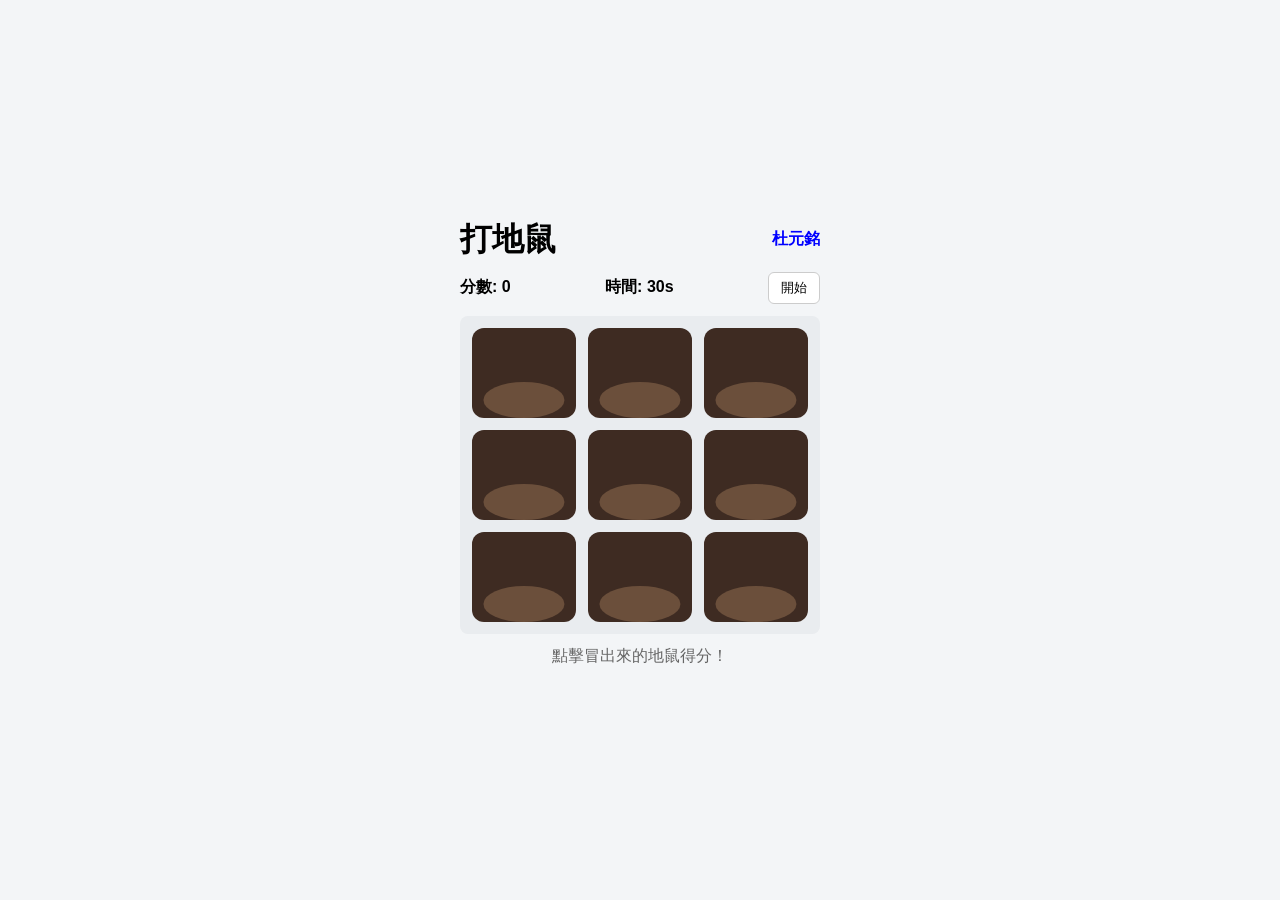
<file: 20260915打地鼠/index.html>
<!doctype html>
<html lang="zh-Hant">
<head>
  <meta charset="utf-8" />
  <meta name="viewport" content="width=device-width,initial-scale=1" />
  <title>打地鼠</title>
  <link rel="stylesheet" href="style.css">
</head>
<body>
  <main class="game">
    <div class="title-row">
      <h1>打地鼠</h1>
      <div class="author">杜元銘</div>
    </div>
    <div class="controls">
      <div class="score">分數: <span id="score">0</span></div>
      <div class="time">時間: <span id="time">30</span>s</div>
      <button id="start">開始</button>
    </div>

    <div class="grid" id="grid">
      <!-- 3x3 holes -->
      <div class="hole" data-index="0"></div>
      <div class="hole" data-index="1"></div>
      <div class="hole" data-index="2"></div>
      <div class="hole" data-index="3"></div>
      <div class="hole" data-index="4"></div>
      <div class="hole" data-index="5"></div>
      <div class="hole" data-index="6"></div>
      <div class="hole" data-index="7"></div>
      <div class="hole" data-index="8"></div>
    </div>

    <p class="hint">點擊冒出來的地鼠得分！</p>
  </main>

  <script src="script.js"></script>
</body>
</html>
</file>
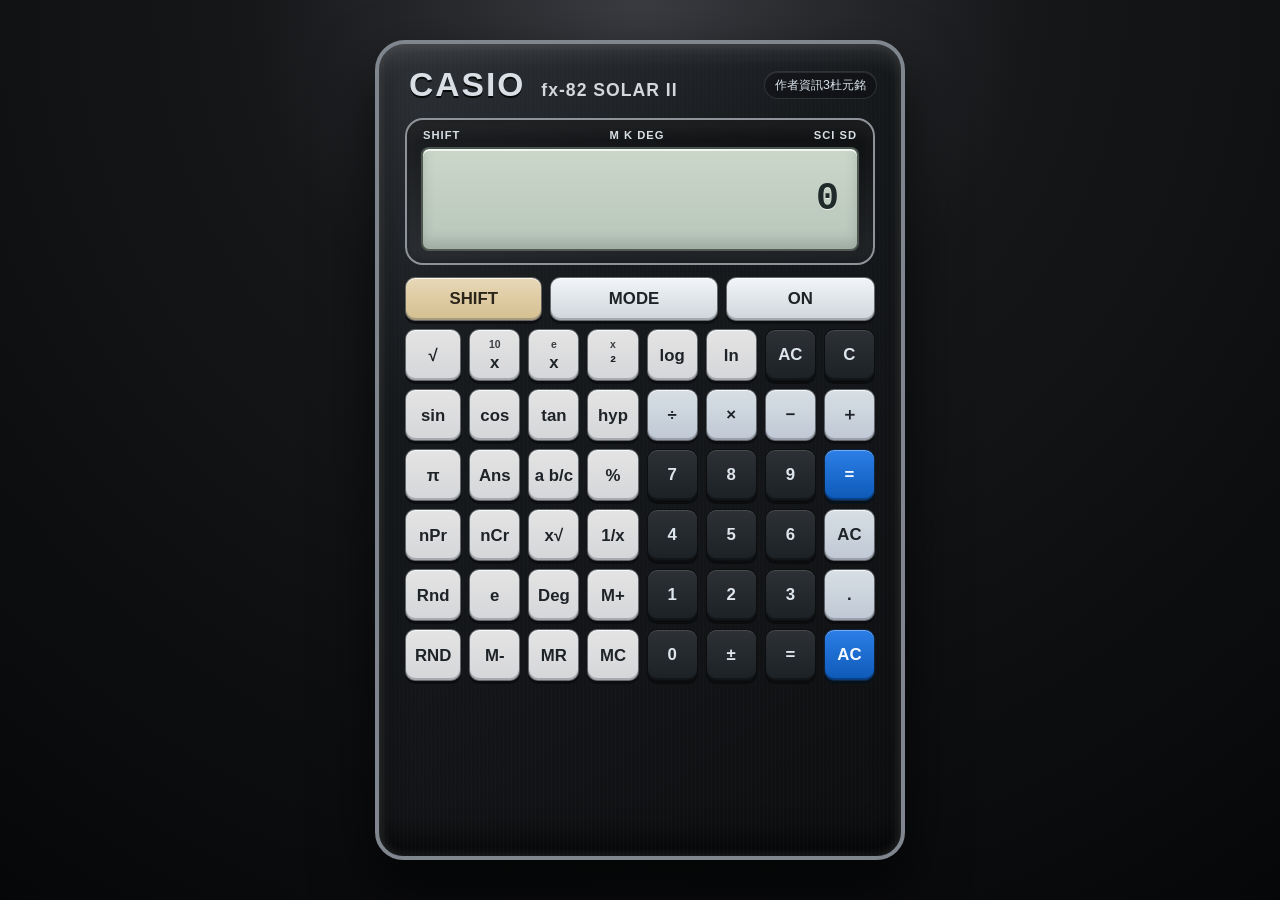
<file: 20260922工程計算機/index.html>
<!DOCTYPE html>
<html lang="zh-Hant">
<head>
  <meta charset="UTF-8" />
  <meta name="viewport" content="width=device-width, initial-scale=1.0" />
  <title>工程計算機</title>
  <style>
    :root {
      --bg-dark: #1d1d1f;
      --shell: #1f1f22;
      --shell-2: #2d2f33;
      --shell-3: #101114;
      --metal-edge: #3f434a;
      --metal-light: #9299a3;
      --metal-dark: #17191d;
      --screen-bg: #dfe8dc;
      --screen-digits: #1f2b2a;
      --button-top: #e4e4e4;
      --button-mid: #d5d6d9;
      --button-dark: #2a2d31;
      --button-dark-2: #1e2227;
      --button-accent: #1a7adb;
      --button-accent-2: #0f5ca9;
      --shadow: rgba(0, 0, 0, 0.5);
      --gold: #d8c08d;
    }

    * { box-sizing: border-box; }

    html, body {
      margin: 0;
      min-height: 100%;
      background: radial-gradient(circle at top, #3a3c41 0%, #151719 35%, #060709 100%);
      font-family: "Segoe UI", "Microsoft JhengHei", sans-serif;
      color: #fff;
    }

    body {
      min-height: 100vh;
      display: flex;
      align-items: center;
      justify-content: center;
      padding: 30px;
    }

    .calculator {
      position: relative;
      width: 530px;
      min-height: 820px;
      background: linear-gradient(145deg, #2f3237 0%, #171a1d 32%, #0d0e10 100%);
      border-radius: 30px 30px 28px 28px;
      border: 4px solid #7f868d;
      box-shadow:
        0 28px 60px rgba(0,0,0,0.7),
        inset 0 0 12px rgba(255,255,255,0.12),
        inset 0 12px 18px rgba(255,255,255,0.08),
        inset 0 -18px 26px rgba(0,0,0,0.6);
      padding: 18px 18px 22px;
      overflow: hidden;
    }

    .calculator::before {
      content: "";
      position: absolute;
      inset: 0;
      background: repeating-linear-gradient(
        90deg,
        rgba(255,255,255,0.04),
        rgba(255,255,255,0.04) 1px,
        transparent 1px,
        transparent 4px
      );
      pointer-events: none;
      opacity: 0.28;
    }

    .topbar {
      position: relative;
      z-index: 1;
      display: flex;
      align-items: center;
      justify-content: space-between;
      padding: 4px 6px 8px;
    }

    .brand {
      display: flex;
      align-items: baseline;
      gap: 16px;
      margin-left: 6px;
      font-weight: 800;
      letter-spacing: 1px;
    }

    .brand .name {
      font-size: 2.1rem;
      color: #d9dfe4;
      text-shadow: 0 2px 0 rgba(0,0,0,0.8);
      letter-spacing: 2px;
    }

    .brand .model {
      font-size: 1.1rem;
      color: #d4d7db;
      letter-spacing: 1px;
      font-weight: 700;
    }

    .author {
      font-size: 0.78rem;
      line-height: 1.2;
      color: #d8e2e8;
      background: rgba(6, 8, 12, 0.35);
      border: 1px solid rgba(255,255,255,0.12);
      padding: 6px 10px;
      border-radius: 999px;
      box-shadow: inset 0 1px 0 rgba(255,255,255,0.1);
      text-align: right;
      white-space: nowrap;
    }

    .screen-wrap {
      position: relative;
      z-index: 1;
      margin: 6px 8px 10px;
      padding: 10px 14px 12px;
      border-radius: 18px;
      background: linear-gradient(180deg, rgba(0,0,0,0.45), rgba(120,128,133,0.12));
      border: 2px solid #8d9398;
      box-shadow: inset 0 10px 16px rgba(255,255,255,0.08), inset 0 0 10px rgba(0,0,0,0.5);
    }

    .screen-legend {
      display: flex;
      justify-content: space-between;
      font-size: 0.7rem;
      line-height: 1;
      color: #d8dfe5;
      font-weight: 700;
      letter-spacing: 1px;
      margin-bottom: 6px;
      padding: 0 2px;
    }

    .screen {
      height: 104px;
      background: linear-gradient(180deg, #cad7c9 0%, #b8c6ba 100%);
      border: 2px solid rgba(18,26,22,0.65);
      border-radius: 8px;
      box-shadow: inset 0 2px 0 rgba(255,255,255,0.8), inset 0 -8px 12px rgba(48,58,48,0.18);
      display: flex;
      align-items: center;
      justify-content: flex-end;
      padding: 14px 16px;
      overflow: hidden;
    }

    #display {
      width: 100%;
      color: var(--screen-digits);
      text-align: right;
      font-family: "Consolas", "Courier New", monospace;
      font-size: clamp(2.2rem, 3vw, 3.5rem);
      font-weight: 700;
      letter-spacing: 2px;
      text-shadow: 0 1px 0 rgba(255,255,255,0.7);
      white-space: nowrap;
      overflow: hidden;
      text-overflow: ellipsis;
    }

    .keypad {
      position: relative;
      z-index: 1;
      margin-top: 12px;
      padding: 0 8px;
    }

    .row {
      display: grid;
      grid-template-columns: repeat(8, minmax(0, 1fr));
      gap: 8px;
      margin-bottom: 8px;
    }

    .btn {
      position: relative;
      height: 52px;
      border: none;
      border-radius: 10px;
      background: linear-gradient(180deg, var(--button-top) 0%, var(--button-mid) 100%);
      border: 1px solid rgba(70,75,80,0.8);
      box-shadow: 
        inset 0 1px 0 rgba(255,255,255,0.8),
        inset 0 -2px 0 rgba(84,88,96,0.35),
        0 3px 0 rgba(12,12,15,0.8);
      color: #1e2328;
      font-weight: 800;
      font-size: 0.92rem;
      cursor: pointer;
      transition: transform 0.08s ease, box-shadow 0.08s ease;
      user-select: none;
      padding: 0 4px;
    }

    .btn:active {
      transform: translateY(2px);
      box-shadow: inset 0 1px 0 rgba(255,255,255,0.7), inset 0 -1px 0 rgba(84,88,96,0.25), 0 1px 0 rgba(12,12,15,0.8);
    }

    .btn .small {
      display: block;
      font-size: 0.65rem;
      line-height: 1.1;
      margin-bottom: 2px;
      opacity: 0.85;
      font-weight: 700;
    }

    .btn .main {
      display: block;
      font-size: 1.05rem;
      line-height: 1.2;
    }

    .btn.shift {
      background: linear-gradient(180deg, #e8d8b8 0%, #d4bf8f 100%);
      color: #2b2418;
    }

    .btn.mode {
      background: linear-gradient(180deg, #f2f5f8 0%, #cfd6db 100%);
    }

    .btn.func {
      font-size: 0.8rem;
      padding-top: 2px;
    }

    .btn.operator {
      background: linear-gradient(180deg, #d8dfe5 0%, #bfc8d4 100%);
    }

    .btn.accent {
      background: linear-gradient(180deg, #2c7fe7 0%, #0d59b7 100%);
      color: #f5f9ff;
      border-color: rgba(9,18,29,0.8);
      box-shadow: inset 0 1px 0 rgba(255,255,255,0.35), inset 0 -2px 0 rgba(0,0,0,0.3), 0 3px 0 rgba(6,18,29,0.82);
    }

    .btn.dark {
      background: linear-gradient(180deg, #2d3136 0%, #1c2125 100%);
      color: #dde5ec;
      border-color: rgba(9,10,11,0.85);
      box-shadow: inset 0 1px 0 rgba(255,255,255,0.12), inset 0 -2px 0 rgba(0,0,0,0.35), 0 3px 0 rgba(11,12,14,0.9);
    }

    .row-1 { grid-template-columns: 1.15fr 1.4fr 1.25fr; }
    .row-1 .btn { height: 44px; }

    .row-2 { grid-template-columns: 1.1fr 1fr 1fr 1fr 1fr 1fr 1fr 1fr; }
    .row-3 { grid-template-columns: 1.1fr 1fr 1fr 1fr 1fr 1fr 1fr 1fr; }
    .row-4 { grid-template-columns: 1.1fr 1fr 1fr 1fr 1fr 1fr 1fr 1fr; }
    .row-5 { grid-template-columns: 1.1fr 1fr 1fr 1fr 1fr 1fr 1fr 1fr; }
    .row-6 { grid-template-columns: 1.1fr 1fr 1fr 1fr 1fr 1fr 1fr 1fr; }

    .two-line {
      display: flex;
      flex-direction: column;
      align-items: center;
      justify-content: center;
      gap: 2px;
    }

    @media (max-width: 560px) {
      .calculator { width: min(96vw, 500px); }
      .brand .name { font-size: 1.7rem; }
      .brand .model { font-size: 0.9rem; }
    }
  </style>
</head>
<body>
  <div class="calculator" aria-label="工程計算機外觀">
    <div class="topbar">
      <div class="brand">
        <span class="name">CASIO</span>
        <span class="model">fx-82 SOLAR II</span>
      </div>
      <div class="author">作者資訊3杜元銘</div>
    </div>

    <div class="screen-wrap">
      <div class="screen-legend">
        <span>SHIFT</span>
        <span>M K DEG</span>
        <span>SCI SD</span>
      </div>
      <div class="screen">
        <div id="display">0</div>
      </div>
    </div>

    <div class="keypad">
      <div class="row row-1">
        <button class="btn shift" type="button"><span class="main">SHIFT</span></button>
        <button class="btn mode" type="button"><span class="main">MODE</span></button>
        <button class="btn mode" type="button"><span class="main">ON</span></button>
      </div>

      <div class="row row-2">
        <button class="btn func" data-value="sqrt" type="button"><span class="main">√</span></button>
        <button class="btn func" data-value="pow10" type="button"><span class="small">10</span><span class="main">x</span></button>
        <button class="btn func" data-value="exp" type="button"><span class="small">e</span><span class="main">x</span></button>
        <button class="btn func" data-value="square" type="button"><span class="small">x</span><span class="main">²</span></button>
        <button class="btn func" data-value="log" type="button"><span class="main">log</span></button>
        <button class="btn func" data-value="ln" type="button"><span class="main">ln</span></button>
        <button class="btn dark" data-action="clear" type="button"><span class="main">AC</span></button>
        <button class="btn dark" data-action="delete" type="button"><span class="main">C</span></button>
      </div>

      <div class="row row-3">
        <button class="btn func" data-value="sin" type="button"><span class="main">sin</span></button>
        <button class="btn func" data-value="cos" type="button"><span class="main">cos</span></button>
        <button class="btn func" data-value="tan" type="button"><span class="main">tan</span></button>
        <button class="btn func" data-value="hyp" type="button"><span class="main">hyp</span></button>
        <button class="btn operator" data-action="divide" type="button"><span class="main">÷</span></button>
        <button class="btn operator" data-action="multiply" type="button"><span class="main">×</span></button>
        <button class="btn operator" data-action="subtract" type="button"><span class="main">−</span></button>
        <button class="btn operator" data-action="add" type="button"><span class="main">＋</span></button>
      </div>

      <div class="row row-4">
        <button class="btn func" data-value="pi" type="button"><span class="main">π</span></button>
        <button class="btn func" data-value="ans" type="button"><span class="main">Ans</span></button>
        <button class="btn func" data-value="fraction" type="button"><span class="main">a b/c</span></button>
        <button class="btn func" data-value="percent" type="button"><span class="main">%</span></button>
        <button class="btn dark" data-value="7" type="button"><span class="main">7</span></button>
        <button class="btn dark" data-value="8" type="button"><span class="main">8</span></button>
        <button class="btn dark" data-value="9" type="button"><span class="main">9</span></button>
        <button class="btn accent" data-action="equals" type="button"><span class="main">=</span></button>
      </div>

      <div class="row row-5">
        <button class="btn func" data-value="nPr" type="button"><span class="main">nPr</span></button>
        <button class="btn func" data-value="nCr" type="button"><span class="main">nCr</span></button>
        <button class="btn func" data-value="xroot" type="button"><span class="main">x√</span></button>
        <button class="btn func" data-value="recip" type="button"><span class="main">1/x</span></button>
        <button class="btn dark" data-value="4" type="button"><span class="main">4</span></button>
        <button class="btn dark" data-value="5" type="button"><span class="main">5</span></button>
        <button class="btn dark" data-value="6" type="button"><span class="main">6</span></button>
        <button class="btn operator" data-action="clear" type="button"><span class="main">AC</span></button>
      </div>

      <div class="row row-6">
        <button class="btn func" data-value="rand" type="button"><span class="main">Rnd</span></button>
        <button class="btn func" data-value="e" type="button"><span class="main">e</span></button>
        <button class="btn func" data-value="deg" type="button"><span class="main">Deg</span></button>
        <button class="btn func" data-value="mplus" type="button"><span class="main">M+</span></button>
        <button class="btn dark" data-value="1" type="button"><span class="main">1</span></button>
        <button class="btn dark" data-value="2" type="button"><span class="main">2</span></button>
        <button class="btn dark" data-value="3" type="button"><span class="main">3</span></button>
        <button class="btn operator" data-action="decimal" type="button"><span class="main">.</span></button>
      </div>

      <div class="row row-6">
        <button class="btn func" data-value="rnd" type="button"><span class="main">RND</span></button>
        <button class="btn func" data-value="mminus" type="button"><span class="main">M-</span></button>
        <button class="btn func" data-value="mr" type="button"><span class="main">MR</span></button>
        <button class="btn func" data-value="mc" type="button"><span class="main">MC</span></button>
        <button class="btn dark" data-value="0" type="button"><span class="main">0</span></button>
        <button class="btn dark" data-action="sign" type="button"><span class="main">±</span></button>
        <button class="btn dark" data-action="equals" type="button"><span class="main">=</span></button>
        <button class="btn accent" data-action="clear" type="button"><span class="main">AC</span></button>
      </div>
    </div>
  </div>

  <script>
    const display = document.getElementById('display');
    let currentValue = '0';
    let storedValue = null;
    let pendingOperator = null;
    let resetAfterInput = false;
    let memory = 0;

    function render() {
      display.textContent = currentValue;
    }

    function clearAll() {
      currentValue = '0';
      storedValue = null;
      pendingOperator = null;
      resetAfterInput = false;
      render();
    }

    function appendDigit(digit) {
      if (resetAfterInput) {
        currentValue = digit;
        resetAfterInput = false;
      } else {
        currentValue = currentValue === '0' ? digit : currentValue + digit;
      }
      render();
    }

    function appendDecimal() {
      if (resetAfterInput) {
        currentValue = '0.';
        resetAfterInput = false;
      } else if (!currentValue.includes('.')) {
        currentValue += '.';
      }
      render();
    }

    function applyOperator(operator) {
      const value = Number(currentValue);
      if (storedValue === null) {
        storedValue = value;
      } else if (pendingOperator) {
        storedValue = calculate(storedValue, value, pendingOperator);
      }
      pendingOperator = operator;
      currentValue = String(storedValue);
      resetAfterInput = true;
      render();
    }

    function calculate(a, b, operator) {
      switch (operator) {
        case '+': return a + b;
        case '-': return a - b;
        case '×': return a * b;
        case '÷': return b === 0 ? 'Error' : a / b;
        default: return b;
      }
    }

    function equals() {
      if (pendingOperator && storedValue !== null) {
        const result = calculate(storedValue, Number(currentValue), pendingOperator);
        currentValue = String(result);
        storedValue = null;
        pendingOperator = null;
        resetAfterInput = true;
        render();
      }
    }

    function handleUnary(fnName) {
      const value = Number(currentValue);
      let result;
      switch (fnName) {
        case 'sqrt': result = Math.sqrt(value); break;
        case 'square': result = value * value; break;
        case 'log': result = Math.log10(value); break;
        case 'ln': result = Math.log(value); break;
        case 'sin': result = Math.sin(value * Math.PI / 180); break;
        case 'cos': result = Math.cos(value * Math.PI / 180); break;
        case 'tan': result = Math.tan(value * Math.PI / 180); break;
        case 'exp': result = Math.exp(value); break;
        case 'pow10': result = Math.pow(10, value); break;
        case 'pi': result = Math.PI; break;
        case 'e': result = Math.E; break;
        case 'recip': result = value === 0 ? 'Error' : 1 / value; break;
        case 'percent': result = value / 100; break;
        default: result = value;
      }
      currentValue = String(result);
      render();
    }

    document.querySelectorAll('.btn[data-value]').forEach((button) => {
      button.addEventListener('click', () => {
        const value = button.dataset.value;
        if (/^\d$/.test(value)) {
          appendDigit(value);
        } else if (value === 'pi' || value === 'e') {
          handleUnary(value);
        } else if (['sqrt', 'square', 'log', 'ln', 'sin', 'cos', 'tan', 'exp', 'pow10', 'recip', 'percent'].includes(value)) {
          handleUnary(value);
        } else if (value === 'ans') {
          currentValue = currentValue === '0' ? '0' : currentValue;
          render();
        } else if (value === 'mplus') {
          memory += Number(currentValue);
          render();
        } else if (value === 'mminus') {
          memory -= Number(currentValue);
          render();
        } else if (value === 'mr') {
          currentValue = String(memory);
          render();
        } else if (value === 'mc') {
          memory = 0;
          render();
        }
      });
    });

    document.querySelectorAll('.btn[data-action]').forEach((button) => {
      button.addEventListener('click', () => {
        const action = button.dataset.action;
        if (action === 'clear') {
          clearAll();
        } else if (action === 'delete') {
          currentValue = currentValue.length > 1 ? currentValue.slice(0, -1) : '0';
          render();
        } else if (action === 'add') {
          applyOperator('+');
        } else if (action === 'subtract') {
          applyOperator('-');
        } else if (action === 'multiply') {
          applyOperator('×');
        } else if (action === 'divide') {
          applyOperator('÷');
        } else if (action === 'decimal') {
          appendDecimal();
        } else if (action === 'equals') {
          equals();
        } else if (action === 'sign') {
          currentValue = String(Number(currentValue) * -1);
          render();
        }
      });
    });

    render();
  </script>
</body>
</html>
</file>
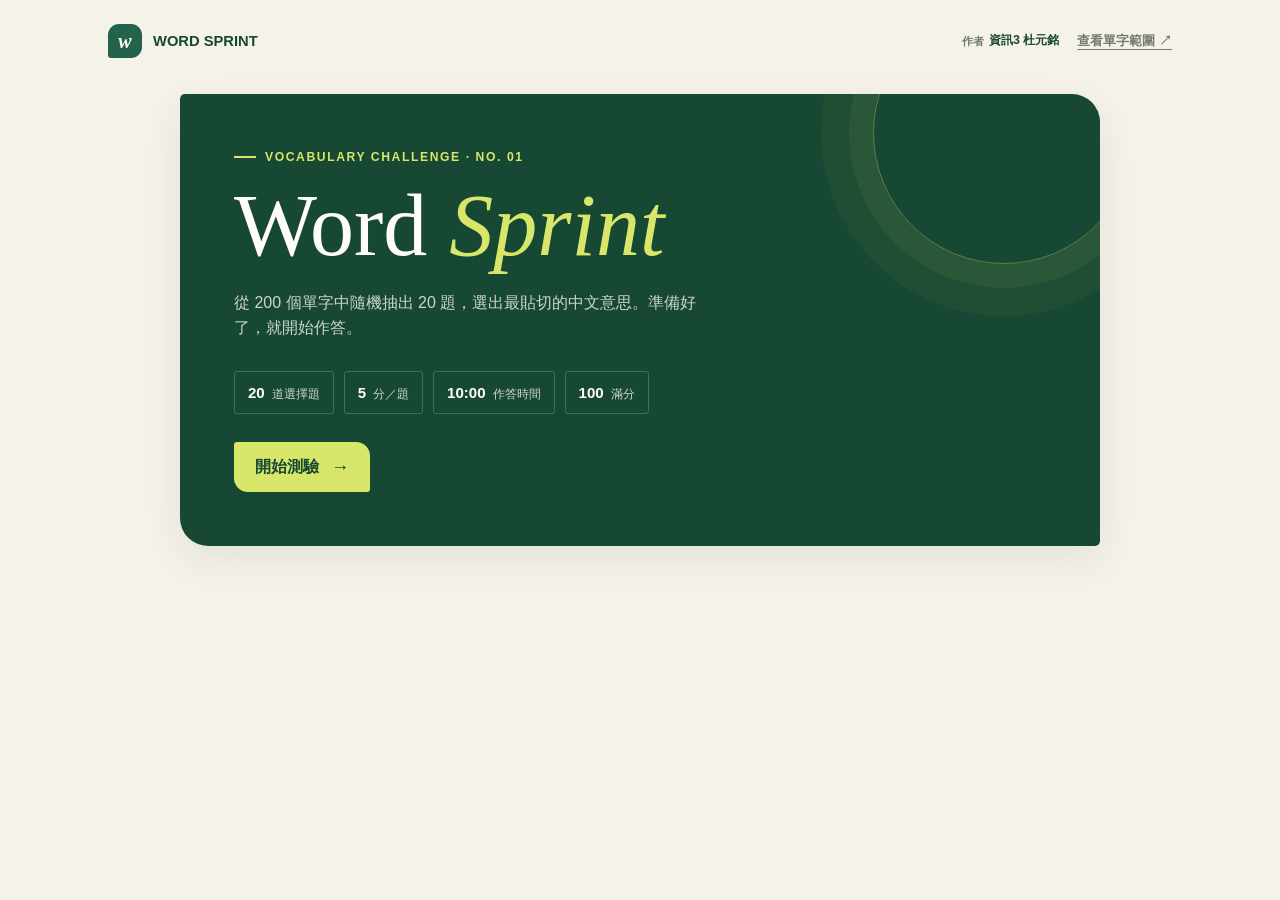
<file: 20260929englishtest/index.html>
<!DOCTYPE html>
<html lang="zh-Hant">
<head>
  <meta charset="UTF-8">
  <meta name="viewport" content="width=device-width, initial-scale=1.0">
  <meta name="description" content="從 200 個英文單字中隨機抽題，挑戰 10 分鐘單字測驗。">
  <title>Word Sprint | 英文單字測驗</title>
  <style>
    :root{color-scheme:light;--paper:#f4f2e9;--white:#fffdf7;--ink:#202b27;--muted:#727b72;--line:#d9ddd2;--green:#23624b;--deep:#174833;--lime:#d8e66a;--coral:#d9674d;--pale:#fae8e1}
    *{box-sizing:border-box}body{min-width:320px;min-height:100vh;margin:0;color:var(--ink);background:radial-gradient(rgba(35,98,75,.08) .7px,transparent .7px) 0 0/12px 12px,var(--paper);font-family:"Aptos","Segoe UI","Microsoft JhengHei",sans-serif;line-height:1.55}button,input{font:inherit}button{color:inherit}
    .topbar{max-width:1120px;margin:auto;padding:24px 28px;display:flex;align-items:center;justify-content:space-between}.brand{display:flex;align-items:center;gap:11px;color:var(--deep);font-size:.92rem;font-weight:850}.brand-mark{width:34px;height:34px;display:grid;place-items:center;border-radius:11px 11px 11px 3px;color:var(--white);background:var(--green);font:italic 700 1.25rem Georgia,serif}.header-meta{display:flex;align-items:center;gap:18px}.author{display:flex;align-items:center;gap:5px;color:var(--deep);font-size:.78rem;font-weight:800;white-space:nowrap}.author-label{color:var(--muted);font-size:.68rem;font-weight:700}.source{color:var(--muted);font-size:.82rem;font-weight:700;text-underline-offset:4px}main{width:min(100% - 40px,920px);margin:12px auto 72px}
    .intro{position:relative;overflow:hidden;padding:clamp(28px,6vw,54px);border-radius:5px 28px 5px 28px;color:var(--white);background:var(--deep);box-shadow:0 14px 40px #2a362b14;animation:rise .5s ease both}.intro:after{position:absolute;top:-92px;right:-35px;width:260px;height:260px;border:1px solid #d8e66a59;border-radius:50%;box-shadow:0 0 0 24px #d8e66a0f,0 0 0 52px #d8e66a0a;content:"";pointer-events:none}.eyebrow{display:flex;align-items:center;gap:9px;margin:0 0 16px;color:var(--lime);font-size:.76rem;font-weight:800;letter-spacing:.13em;text-transform:uppercase}.eyebrow:before{width:22px;height:2px;background:currentColor;content:""}h1{max-width:600px;margin:0;font:500 clamp(2.8rem,8vw,5.5rem)/.98 Georgia,"Times New Roman",serif}h1 span{color:var(--lime);font-style:italic}.intro-copy{max-width:470px;margin:22px 0 0;color:#fffdf7c7}.rule-row{display:flex;flex-wrap:wrap;gap:10px;margin-top:30px}.rule{display:flex;align-items:baseline;gap:7px;padding:9px 13px;border:1px solid #ffffff33;border-radius:3px;color:#fffdf7c7;font-size:.78rem}.rule strong{color:var(--white);font-size:.94rem}
    .button{display:inline-flex;min-height:50px;align-items:center;justify-content:center;gap:12px;margin-top:28px;padding:0 21px;border:0;border-radius:3px 14px 3px 14px;color:var(--deep);background:var(--lime);font-weight:850;cursor:pointer;transition:transform .16s,background .16s}.button:hover{transform:translateY(-2px);background:#e6ef91}.button:focus-visible,.choice:focus-within,.source:focus-visible{outline:3px solid var(--coral);outline-offset:3px}.arrow{font-size:1.15rem}.quiz{display:none}.quiz.visible{display:block;animation:rise .4s ease both}
    .quiz-head{position:sticky;z-index:3;top:0;display:grid;grid-template-columns:1fr auto;gap:14px 24px;align-items:center;margin:0 -12px 22px;padding:14px 18px;border:1px solid #d9ddd2d9;border-radius:4px 16px 4px 16px;background:#fffdf7f2;box-shadow:0 8px 24px #2a362b12;backdrop-filter:blur(12px)}.progress-label{color:var(--muted);font-size:.8rem;font-weight:750}.progress-label strong{color:var(--deep)}.track{height:5px;overflow:hidden;margin-top:6px;border-radius:9px;background:#e6e9df}.fill{width:0;height:100%;background:var(--green);transition:width .18s}.timer{display:flex;min-width:88px;align-items:center;justify-content:center;gap:7px;padding:8px 11px;border-radius:3px 10px 3px 10px;color:var(--deep);background:#edf0dc;font-variant-numeric:tabular-nums;font-size:1.05rem;font-weight:850}.timer.low{color:#a53d2d;background:var(--pale)}.timer small{font-size:.68rem}
    .questions{display:grid;gap:13px}.card{min-width:0;margin:0;padding:21px 22px 19px;border:1px solid var(--line);border-radius:4px 17px 4px 17px;background:var(--white);box-shadow:0 4px 15px #2a362b09;animation:rise .35s ease both;animation-delay:calc(var(--i,0)*18ms)}.card legend{position:absolute;width:1px;height:1px;overflow:hidden;clip:rect(0,0,0,0);white-space:nowrap}.qtop{display:flex;align-items:center;justify-content:space-between;gap:12px;margin-bottom:11px}.qnum{color:var(--green);font-size:.72rem;font-weight:850;letter-spacing:.1em}.points{color:#92988e;font-size:.72rem;font-weight:700}.word{margin:0;font:500 clamp(1.65rem,4vw,2.2rem)/1.1 Georgia,"Times New Roman",serif;overflow-wrap:anywhere}.prompt{margin:5px 0 15px;color:var(--muted);font-size:.81rem}.choices{display:grid;grid-template-columns:repeat(2,minmax(0,1fr));gap:8px}.choice{position:relative;display:flex;min-height:46px;align-items:center;gap:10px;padding:9px 12px;border:1px solid #e2e5dd;border-radius:3px 10px 3px 10px;color:#414a42;background:#fffefa;cursor:pointer;transition:border-color .14s,background .14s}.choice:hover{border-color:#99b8a6;background:#f6f8ee}.choice input{position:absolute;width:1px;height:1px;opacity:0}.mark{width:23px;height:23px;flex:0 0 23px;display:grid;place-items:center;border:1px solid #cbd1c5;border-radius:50%;color:var(--muted);font-size:.67rem;font-weight:800}.choice:has(input:checked){border-color:var(--green);background:#edf4e9}.choice:has(input:checked) .mark{border-color:var(--green);color:white;background:var(--green)}.choice:has(input:focus-visible){outline:3px solid var(--coral);outline-offset:2px}.choice-text{font-size:.87rem;line-height:1.35}.choice.correct{border-color:#438563;background:#eaf4e9}.choice.wrong{border-color:var(--coral);background:var(--pale)}.choice.muted{opacity:.55}.feedback{display:none;margin:12px 0 0;color:var(--muted);font-size:.8rem}.graded .feedback{display:block}.feedback strong{color:var(--deep)}.graded .choice{cursor:default}
    .actions{display:flex;flex-wrap:wrap;align-items:center;justify-content:space-between;gap:14px;margin-top:22px}.note{color:var(--muted);font-size:.83rem}.submit{margin:0;color:white;background:var(--coral)}.submit:hover{background:#bd5039}.result{display:none;margin:0 0 20px;padding:22px 25px;border-left:5px solid var(--green);border-radius:3px 15px 3px 3px;background:#eaf0df;animation:rise .35s ease both}.result.visible{display:flex;align-items:center;justify-content:space-between;gap:18px}.result-label{margin:0;color:var(--green);font-size:.75rem;font-weight:850;letter-spacing:.1em}.result h2{margin:2px 0 0;font:500 1.6rem Georgia,serif}.score{color:var(--deep);font-size:2.2rem;font-weight:900;font-variant-numeric:tabular-nums}.restart{min-height:44px;padding:0 15px;border:1px solid var(--green);border-radius:3px 11px 3px 11px;color:var(--deep);background:transparent;font-weight:800;cursor:pointer}.restart:hover{color:white;background:var(--green)}.foot{margin:25px 0 0;color:#92988e;font-size:.75rem;text-align:center}@keyframes rise{from{opacity:0;transform:translateY(12px)}to{opacity:1;transform:translateY(0)}}
    @media(max-width:600px){.topbar{padding:17px 20px}.header-meta{flex-direction:column;align-items:flex-end;gap:2px}main{width:min(100% - 28px,920px);margin-top:9px}.intro{padding:29px 23px}.intro:after{right:-155px}.rule-row{gap:7px}.rule{padding:7px 9px;font-size:.72rem}.quiz-head{margin-right:-5px;margin-left:-5px;padding:11px 13px}.card{padding:18px 16px 16px}.choices{grid-template-columns:1fr;gap:7px}.choice{min-height:43px}.result.visible{align-items:flex-start}.score{font-size:1.8rem}}@media(prefers-reduced-motion:reduce){*,*::before,*::after{scroll-behavior:auto!important;animation-duration:.01ms!important;animation-iteration-count:1!important;transition-duration:.01ms!important}}
  </style>
</head>
<body>
  <header class="topbar">
    <div class="brand"><span class="brand-mark" aria-hidden="true">w</span><span>WORD SPRINT</span></div>
    <div class="header-meta">
      <span class="author"><span class="author-label">作者</span>資訊3 杜元銘</span>
      <a class="source" href="https://docs.google.com/spreadsheets/d/1Wa5jqjjw1daxClThDoaoVSiD0mTiMTyYjU9PrZUAfaA/edit?gid=0#gid=0" target="_blank" rel="noreferrer">查看單字範圍 ↗</a>
    </div>
  </header>
  <main>
    <section class="intro" id="intro" aria-labelledby="page-title">
      <p class="eyebrow">Vocabulary challenge · No. 01</p><h1 id="page-title">Word <span>Sprint</span></h1>
      <p class="intro-copy">從 200 個單字中隨機抽出 20 題，選出最貼切的中文意思。準備好了，就開始作答。</p>
      <div class="rule-row" aria-label="測驗規則"><span class="rule"><strong>20</strong> 道選擇題</span><span class="rule"><strong>5</strong> 分／題</span><span class="rule"><strong>10:00</strong> 作答時間</span><span class="rule"><strong>100</strong> 滿分</span></div>
      <button class="button" id="start" type="button">開始測驗 <span class="arrow" aria-hidden="true">→</span></button>
    </section>
    <section class="quiz" id="quiz" aria-label="英文單字測驗">
      <div class="quiz-head"><div><div class="progress-label"><strong id="answered">0</strong> / 20 題已作答</div><div class="track" role="progressbar" aria-label="作答進度" aria-valuemin="0" aria-valuemax="20" aria-valuenow="0"><div class="fill" id="fill"></div></div></div><div class="timer" id="timer" role="timer" aria-label="剩餘時間 10 分鐘"><span aria-hidden="true">◷</span><span id="time">10:00</span><small>剩餘</small></div></div>
      <div class="result" id="result" aria-live="polite"><div><p class="result-label">測驗完成</p><h2 id="result-title">你的測驗成績</h2></div><div class="score" id="score">0 / 100</div></div>
      <form id="form"><div class="questions" id="questions"></div><div class="actions" id="actions"><span class="note" id="note">尚有 20 題未作答</span><button class="button submit" type="submit">交卷並看結果 <span class="arrow" aria-hidden="true">→</span></button></div></form>
      <p class="foot">題目每次開始都會重新抽選並排列。</p>
    </section>
  </main>
  <script>
    const WORDS = `abandon|v. 放棄、拋棄
ability|n. 能力
abroad|adv. 在國外
absence|n. 缺席、不在
absolute|adj. 絕對的
accept|v. 接受
access|n. 接近、取得
accident|n. 意外
account|n. 帳戶
achieve|v. 達成、實現
action|n. 行動
active|adj. 活躍的、主動的
actual|adj. 實際的
add|v. 增加、添加
address|n. 地址
adjust|v. 調整、適應
admire|v. 欣賞、欽佩
admit|v. 承認
advance|n./v. 前進、進步
advantage|n. 優勢、好處
advice|n. 建議、忠告
affair|n. 事務、事件
affect|v. 影響
afford|v. 負擔得起
afraid|adj. 害怕的
agent|n. 代理人、經紀人
agree|v. 同意
ahead|adv. 在前方、領先
aim|n./v. 目標、瞄準
airplane|n. 飛機
alarm|n. 鬧鐘、警報
allow|v. 允許
alone|adv./adj. 單獨的
along|prep. 沿著
aloud|adv. 大聲地
already|adv. 已經
altogether|adv. 完全地、總共
always|adv. 總是
amaze|v. 使驚訝
amount|n. 數量
analyze|v. 分析
ancient|adj. 古老的
anger|n. 憤怒
angle|n. 角度
animal|n. 動物
ankle|n. 腳踝
announce|v. 宣布
annoy|v. 使煩惱、惹惱
annual|adj. 年度的
another|pron./adj. 另一個
answer|n./v. 答案、回答
anxious|adj. 焦慮的
anyhow|adv. 無論如何
anyone|pron. 任何人
anyway|adv. 無論如何
apart|adv. 分開地
apologize|v. 道歉
appeal|v./n. 吸引、呼籲
appear|v. 出現、似乎
appetite|n. 食慾
apply|v. 申請、應用
appoint|v. 任命、指派
appreciate|v. 感謝、欣賞
approach|v./n. 接近、方法
approve|v. 贊成、批准
argue|v. 爭論
arise|v. 產生、出現
arm|n. 手臂
army|n. 軍隊
around|prep./adv. 在...周圍
arrange|v. 安排
arrest|v. 逮捕
arrive|v. 抵達
arrow|n. 箭
article|n. 文章、物品
artist|n. 藝術家
ashamed|adj. 感到羞恥的
aside|adv. 在一旁
asleep|adj. 睡著的
aspect|n. 方面
assist|v. 協助
assume|v. 假設、認為
assure|v. 保證
attack|v./n. 攻擊
attempt|v./n. 企圖、嘗試
attend|v. 參加、出席
attention|n. 注意力
attitude|n. 態度
attract|v. 吸引
audience|n. 觀眾
author|n. 作者
average|adj./n. 平均的
avoid|v. 避免
awake|adj. 醒著的
award|n./v. 獎、頒發
aware|adj. 意識到的
awful|adj. 糟糕的
awkward|adj. 尷尬的、笨拙的
background|n. 背景
backward|adv. 向後地
balance|n./v. 平衡
balloon|n. 氣球
band|n. 樂團
bank|n. 銀行
bar|n. 酒吧、條狀物
bare|adj. 裸露的、赤裸的
base|n. 基礎、底部
basic|adj. 基礎的
basis|n. 基礎、根據
basket|n. 籃子
bath|n. 沐浴
battle|n. 戰役
bear|v. 忍受、承擔
beat|v. 擊敗、敲打
beauty|n. 美麗
become|v. 變成
beef|n. 牛肉
before|prep./adv. 在...之前
beg|v. 乞求
begin|v. 開始
behave|v. 表現、守規矩
behavior|n. 行為
behind|prep./adv. 在...後面
belief|n. 信仰、信念
believe|v. 相信
bell|n. 鐘、鈴
belong|v. 屬於
below|prep./adv. 在...下方
belt|n. 腰帶、皮帶
bench|n. 長椅
bend|v. 彎曲
beneath|prep. 在...正下方
benefit|n./v. 利益、有益於
beside|prep. 在...旁邊
besides|adv./prep. 此外、除了...之外
best|adj./adv. 最好的
better|adj./adv. 更好的
beyond|prep. 超越、在...那一邊
bill|n. 帳單、鈔票
bind|v. 綁、束縛
birth|n. 出生
bite|v./n. 咬
bitter|adj. 苦的、痛苦的
blame|v. 責備
blank|adj./n. 空白的、空格
blind|adj. 盲的
block|n. 街區、阻擋
blood|n. 血液
blow|v. 吹
blue|adj. 藍色的、憂鬱的
board|n./v. 木板、登機
boast|v. 自誇
boat|n. 小船
body|n. 身體
boil|v. 沸騰、煮
bold|adj. 大膽的
bomb|n. 炸彈
bone|n. 骨頭
book|v. 預訂 (動詞)
border|n. 邊界
bore|v. 使厭煩
borrow|v. 借入
boss|n. 老闆
bother|v. 打擾
bottle|n. 瓶子
bottom|n. 底部
bound|adj. 必然的、受約束的
bow|v./n. 鞠躬
bowl|n. 碗
brain|n. 大腦
branch|n. 樹枝、分公司
brand|n. 品牌
brave|adj. 勇敢的
bread|n. 麵包
break|v./n. 打破、休息
breakfast|n. 早餐
breath|n. 呼吸
breathe|v. 呼吸
brick|n. 磚塊
bridge|n. 橋
brief|adj. 簡短的
bright|adj. 明亮的、聰明的
brilliant|adj. 傑出的、聰穎的
bring|v. 帶來
broad|adj. 寬廣的
broadcast|v./n. 廣播
brother|n. 兄弟
brown|adj./n. 棕色
brush|v./n. 刷、梳
budget|n. 預算
build|v. 建立、建築
building|n. 建築物
bullet|n. 子彈
bunch|n. 一串、一群
burden|n. 負擔
burn|v. 燃燒
burst|v. 爆裂
bury|v. 埋葬
business|n. 商業、生意
button|n. 按鈕、鈕扣`;
    const BANK = WORDS.trim().split("\n").map(line => { const [word, meaning] = line.split("|"); return {word, meaning}; });
    const TOTAL = 20, POINTS = 5, SECONDS = 600, LETTERS = ["A", "B", "C", "D"];
    const $ = selector => document.querySelector(selector);
    const intro = $("#intro"), quiz = $("#quiz"), list = $("#questions"), form = $("#form"), actions = $("#actions"), initialActions = actions.innerHTML;
    let questions = [], remaining = SECONDS, interval, finished = false;

    function shuffle(items) {
      const copy = [...items];
      for (let i = copy.length - 1; i > 0; i--) { const j = Math.floor(Math.random() * (i + 1)); [copy[i], copy[j]] = [copy[j], copy[i]]; }
      return copy;
    }
    function makeQuestions() {
      return shuffle(BANK).slice(0, TOTAL).map(answer => ({answer, choices: shuffle([answer, ...shuffle(BANK.filter(item => item.word !== answer.word && item.meaning !== answer.meaning)).slice(0, 3)])}));
    }
    function renderQuestions() {
      list.innerHTML = questions.map((q, i) => `<fieldset class="card" style="--i:${i}" id="q${i}"><legend>第 ${i + 1} 題：${q.answer.word}</legend><div class="qtop"><span class="qnum">QUESTION ${String(i + 1).padStart(2, "0")}</span><span class="points">5 分</span></div><h2 class="word">${q.answer.word}</h2><p class="prompt">選出最貼切的中文意思</p><div class="choices">${q.choices.map((choice, j) => `<label class="choice"><input type="radio" name="q${i}" value="${choice.word}" aria-label="${LETTERS[j]}. ${choice.meaning}"><span class="mark" aria-hidden="true">${LETTERS[j]}</span><span class="choice-text">${choice.meaning}</span></label>`).join("")}</div><p class="feedback"></p></fieldset>`).join("");
    }
    function updateProgress() {
      const count = new Set([...form.querySelectorAll("input:checked")].map(input => input.name)).size;
      $("#answered").textContent = count;
      $("#note").textContent = count === TOTAL ? "20 題皆已作答" : `尚有 ${TOTAL - count} 題未作答`;
      $("#fill").style.width = `${count / TOTAL * 100}%`;
      $(".track").setAttribute("aria-valuenow", count);
    }
    function updateTimer() {
      const minutes = Math.floor(remaining / 60), seconds = remaining % 60;
      $("#time").textContent = `${String(minutes).padStart(2, "0")}:${String(seconds).padStart(2, "0")}`;
      $("#timer").setAttribute("aria-label", `剩餘時間 ${minutes} 分 ${seconds} 秒`);
      $("#timer").classList.toggle("low", remaining <= 60);
    }
    function startExam() {
      clearInterval(interval);
      actions.innerHTML = initialActions;
      questions = makeQuestions(); remaining = SECONDS; finished = false;
      intro.hidden = true; quiz.classList.add("visible"); $("#result").classList.remove("visible");
      renderQuestions(); updateProgress(); updateTimer(); window.scrollTo({top: 0, behavior: "smooth"});
      interval = setInterval(() => { remaining--; updateTimer(); if (remaining <= 0) finishExam(true); }, 1000);
    }
    function finishExam(timeExpired = false) {
      if (finished) return;
      finished = true; clearInterval(interval);
      const selected = new Map([...form.querySelectorAll("input:checked")].map(input => [input.name, input.value]));
      let score = 0;
      questions.forEach((q, i) => {
        const card = $(`#q${i}`), answer = selected.get(`q${i}`), correct = answer === q.answer.word;
        if (correct) score += POINTS;
        card.classList.add("graded");
        card.querySelectorAll("input").forEach(input => {
          input.disabled = true;
          const label = input.closest(".choice");
          if (input.value === q.answer.word) label.classList.add("correct");
          else if (input.checked && !correct) label.classList.add("wrong");
          else label.classList.add("muted");
        });
        card.querySelector(".feedback").innerHTML = correct ? "<strong>答對了</strong> · 5 分" : answer ? `正確答案：<strong>${q.answer.meaning}</strong>` : `未作答 · 正確答案：<strong>${q.answer.meaning}</strong>`;
      });
      $("#result-title").textContent = timeExpired ? "時間到，這是你的成績" : "你的測驗成績";
      $("#score").textContent = `${score} / 100`; $("#result").classList.add("visible");
      actions.innerHTML = '<span class="note">答案已公布，可往下查看逐題解析。</span><button class="restart" id="restart" type="button">再測一次 ↻</button>';
      $("#restart").addEventListener("click", startExam);
      $("#result").scrollIntoView({behavior: "smooth", block: "center"});
    }
    list.addEventListener("change", updateProgress);
    $("#start").addEventListener("click", startExam);
    form.addEventListener("submit", event => { event.preventDefault(); finishExam(); });
  </script>
</body>
</html>
</file>
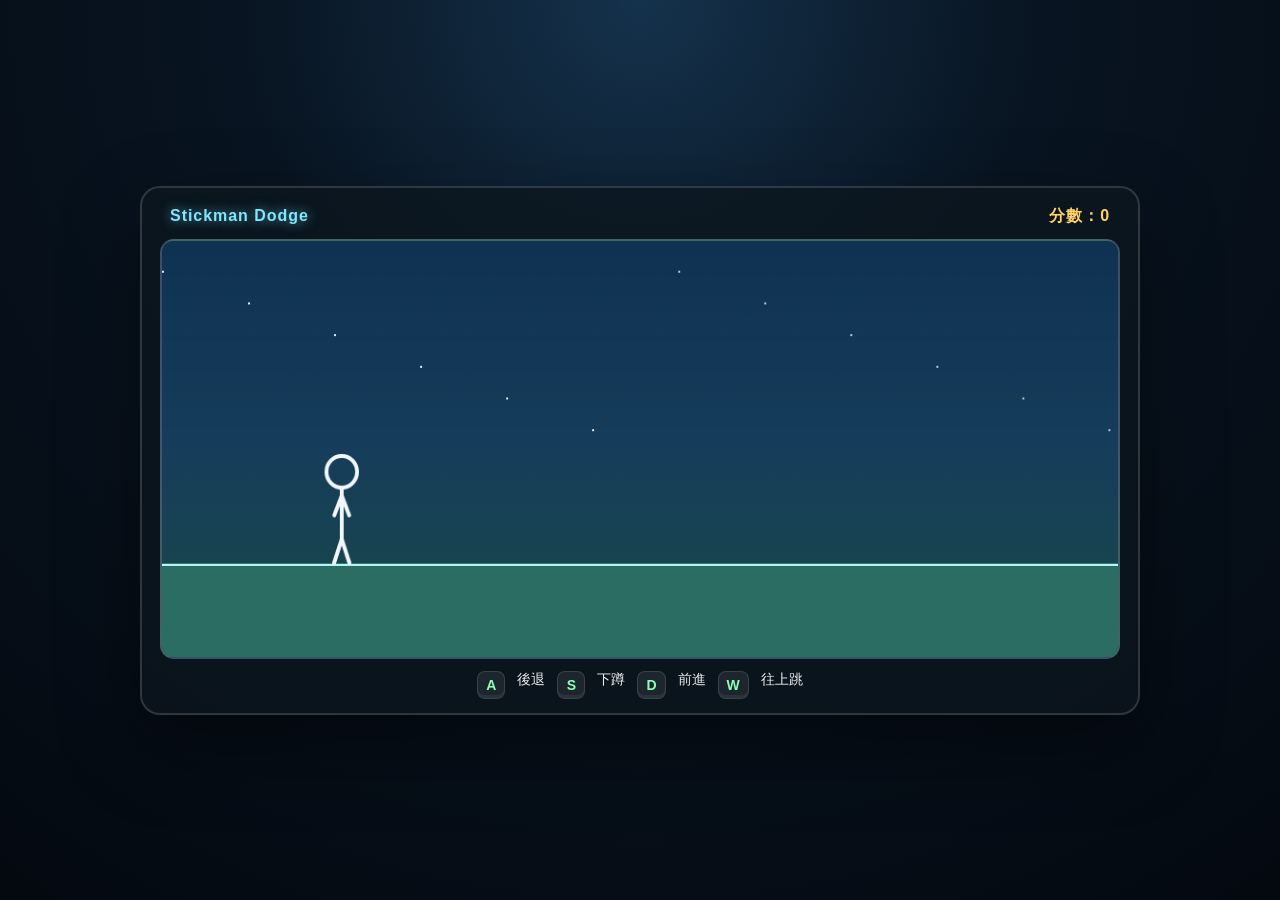
<file: 20261020stickman/index.html>
<!DOCTYPE html>
<html lang="zh-Hant">
<head>
  <meta charset="UTF-8" />
  <meta name="viewport" content="width=device-width, initial-scale=1.0" />
  <title>Stickman Dodge</title>
  <style>
    :root {
      --bg1: #081421;
      --bg2: #0e2335;
      --panel: rgba(12, 22, 30, 0.78);
      --line: rgba(255,255,255,0.15);
      --accent: #7fe7ff;
      --accent2: #8cffb5;
      --warning: #ffd166;
      --danger: #ff6b6b;
    }

    * { box-sizing: border-box; }

    html, body {
      margin: 0;
      width: 100%;
      min-height: 100vh;
      font-family: "Microsoft JhengHei", Arial, sans-serif;
      background: radial-gradient(circle at top, #15324c 0%, var(--bg1) 36%, #040910 100%);
      color: white;
      display: grid;
      place-items: center;
    }

    .wrap {
      width: min(1000px, 96vw);
      padding: 18px 18px 14px;
      border-radius: 20px;
      background: var(--panel);
      border: 2px solid var(--line);
      box-shadow: 0 30px 80px rgba(0,0,0,0.4);
    }

    .hud {
      display: flex;
      justify-content: space-between;
      align-items: center;
      padding: 0 10px 12px;
      font-weight: 700;
      letter-spacing: 0.06em;
    }

    .title {
      color: var(--accent);
      text-shadow: 0 0 12px rgba(127,231,255,0.65);
    }

    .score {
      color: var(--warning);
    }

    canvas {
      display: block;
      width: 100%;
      height: 420px;
      background: linear-gradient(180deg, #12314c 0%, #1a3856 38%, #204a47 100%);
      border-radius: 14px;
      border: 2px solid var(--line);
    }

    .controls {
      display: flex;
      justify-content: center;
      flex-wrap: wrap;
      gap: 12px;
      padding-top: 12px;
      font-size: 14px;
      color: rgba(255,255,255,0.92);
    }

    .key {
      display: inline-flex;
      justify-content: center;
      align-items: center;
      min-width: 28px;
      height: 28px;
      padding: 0 8px;
      border-radius: 8px;
      background: rgba(255,255,255,0.08);
      border: 1px solid rgba(255,255,255,0.12);
      box-shadow: inset 0 -3px 0 rgba(255,255,255,0.06);
      color: var(--accent2);
      font-weight: 800;
    }
  </style>
</head>
<body>
  <div class="wrap">
    <div class="hud">
      <div class="title">Stickman Dodge</div>
      <div class="score">分數：<span id="score">0</span></div>
    </div>
    <canvas id="gameCanvas" width="1000" height="420"></canvas>
    <div class="controls">
      <span class="key">A</span> 後退
      <span class="key">S</span> 下蹲
      <span class="key">D</span> 前進
      <span class="key">W</span> 往上跳
    </div>
  </div>

  <script>
    const canvas = document.getElementById('gameCanvas');
    const ctx = canvas.getContext('2d');
    const scoreEl = document.getElementById('score');

    const groundY = 325;
    const keys = {};
    let jumpQueued = false;

    const player = {
      x: 170,
      y: 0,
      vy: 0,
      jumpPower: 15,
      speed: 5,
      crouching: false,
      jumping: false,
      alive: true,
      blink: 0,
      bodyH: 110,
      crouchH: 62,
      width: 36
    };

    const obstacles = [];
    let score = 0;
    let spawnTimer = 0;
    let lastTime = 0;

    function resetGame() {
      player.x = 170;
      player.y = 0;
      player.vy = 0;
      player.crouching = false;
      player.jumping = false;
      player.alive = true;
      player.blink = 0;
      obstacles.length = 0;
      spawnTimer = 0;
      score = 0;
      scoreEl.textContent = '0';
    }

    document.addEventListener('keydown', (event) => {
      const actionMap = { KeyA: 'a', KeyS: 's', KeyD: 'd', KeyW: 'w', KeyR: 'r' };
      const k = actionMap[event.code];
      if (!k) return;
      event.preventDefault();
      if (k === 'w' && !keys.w) {
        jumpQueued = true;
      }
      keys[k] = true;
    });

    document.addEventListener('keyup', (event) => {
      const actionMap = { KeyA: 'a', KeyS: 's', KeyD: 'd', KeyW: 'w', KeyR: 'r' };
      const k = actionMap[event.code];
      if (!k) return;
      keys[k] = false;
    });

    function spawnObstacle() {
      const type = Math.random();
      let width = 24 + Math.random() * 28;
      let height = 40 + Math.random() * 115;

      if (type > 0.78) {
        width = 18 + Math.random() * 18;
        height = 70 + Math.random() * 82;
      }

      obstacles.push({
        x: canvas.width + 30,
        y: groundY - height,
        width,
        height,
        hue: 180 + Math.random() * 90
      });
    }

    function getPlayerRect() {
      const bodyH = player.crouching ? player.crouchH : player.bodyH;
      return {
        x: player.x + 14,
        y: groundY - bodyH - player.y,
        width: player.width,
        height: bodyH
      };
    }

    function updatePlayer() {
      if (!player.alive) return;

      if (keys.d) player.x += player.speed;
      if (keys.a) player.x -= player.speed;
      player.x = Math.max(80, Math.min(player.x, 430));

      if (keys.s && !player.jumping) {
        player.crouching = true;
      } else {
        player.crouching = false;
      }

      if (jumpQueued && !player.jumping) {
        player.jumping = true;
        player.vy = -player.jumpPower;
        jumpQueued = false;
      }

      if (player.jumping) {
        player.vy += 0.72;
        player.y += player.vy;
        if (player.y >= 0) {
          player.y = 0;
          player.vy = 0;
          player.jumping = false;
        }
      }
    }

    function updateObstacles(delta) {
      spawnTimer += delta;
      if (spawnTimer > 1100) {
        spawnTimer = 0;
        spawnObstacle();
      }

      for (let i = obstacles.length - 1; i >= 0; i--) {
        const obs = obstacles[i];
        obs.x -= 6 + score * 0.02;

        if (obs.x + obs.width < -10) {
          obstacles.splice(i, 1);
          score += 1;
          scoreEl.textContent = String(score);
        }
      }
    }

    function checkCollision() {
      const p = getPlayerRect();

      for (const obs of obstacles) {
        const playerBottomAboveObstacle = p.y + p.height <= obs.y + 8;
        if (playerBottomAboveObstacle) {
          continue;
        }

        const hit = (
          p.x < obs.x + obs.width &&
          p.x + p.width > obs.x &&
          p.y < obs.y + obs.height &&
          p.y + p.height > obs.y
        );

        if (hit) {
          player.alive = false;
          player.blink = 1;
          break;
        }
      }
    }

    function drawBackground() {
      ctx.clearRect(0, 0, canvas.width, canvas.height);

      const sky = ctx.createLinearGradient(0, 0, 0, canvas.height);
      sky.addColorStop(0, '#103252');
      sky.addColorStop(0.5, '#163d5b');
      sky.addColorStop(1, '#1a4a47');
      ctx.fillStyle = sky;
      ctx.fillRect(0, 0, canvas.width, canvas.height);

      for (let i = 0; i < 18; i++) {
        const x = (i * 90 + score * 1.7) % (canvas.width + 80);
        const y = 30 + (i % 6) * 32;
        ctx.fillStyle = 'rgba(255,255,255,0.72)';
        ctx.fillRect(x, y, 2, 2);
      }

      ctx.fillStyle = 'rgba(255,255,255,0.06)';
      for (let i = 0; i < 8; i++) {
        const hillX = i * 170 - (score * 1.3) % 170;
        ctx.beginPath();
        ctx.moveTo(hillX, groundY + 40);
        ctx.quadraticCurveTo(hillX + 60, groundY - 8, hillX + 120, groundY + 40);
        ctx.quadraticCurveTo(hillX + 170, groundY + 12, hillX + 220, groundY + 40);
        ctx.fill();
      }

      ctx.fillStyle = '#2c6d63';
      ctx.fillRect(0, groundY, canvas.width, canvas.height - groundY);

      ctx.strokeStyle = '#baf8ff';
      ctx.lineWidth = 2;
      ctx.beginPath();
      ctx.moveTo(0, groundY + 2);
      ctx.lineTo(canvas.width, groundY + 2);
      ctx.stroke();
    }

    function drawObstacle(obs) {
      ctx.save();
      ctx.translate(obs.x, obs.y);
      ctx.fillStyle = `hsl(${obs.hue}, 70%, 60%)`;
      ctx.fillRect(0, 0, obs.width, obs.height);
      ctx.strokeStyle = 'rgba(255,255,255,0.7)';
      ctx.lineWidth = 2;
      ctx.strokeRect(0, 0, obs.width, obs.height);
      ctx.restore();
    }

    function drawPlayer() {
      const bodyH = player.crouching ? player.crouchH : player.bodyH;
      const bodyTop = groundY - bodyH - player.y;
      const swing = Math.sin((performance.now() / 120) % (Math.PI * 2)) * (player.crouching ? 8 : 18);

      ctx.save();
      ctx.translate(player.x, bodyTop);
      ctx.strokeStyle = '#f2f7ff';
      ctx.lineWidth = 4;
      ctx.lineCap = 'round';

      ctx.beginPath();
      ctx.arc(18, 18, 16, 0, Math.PI * 2);
      ctx.stroke();

      ctx.beginPath();
      ctx.moveTo(18, 34);
      ctx.lineTo(18, 34 + (player.crouching ? 20 : 52));
      ctx.stroke();

      ctx.beginPath();
      ctx.moveTo(18, 42);
      ctx.lineTo(8 + swing * 0.5, 62);
      ctx.stroke();

      ctx.beginPath();
      ctx.moveTo(18, 42);
      ctx.lineTo(28 - swing * 0.5, 62);
      ctx.stroke();

      const legY = player.crouching ? 82 : 86;
      ctx.beginPath();
      ctx.moveTo(18, legY);
      ctx.lineTo(10 + (player.jumping ? 4 : 0), 110 + (player.crouching ? 10 : 0));
      ctx.stroke();

      ctx.beginPath();
      ctx.moveTo(18, legY);
      ctx.lineTo(26 - (player.jumping ? 4 : 0), 110 + (player.crouching ? 10 : 0));
      ctx.stroke();

      ctx.restore();
    }

    function drawGameOver() {
      ctx.save();
      ctx.fillStyle = 'rgba(0,0,0,0.56)';
      ctx.fillRect(0, 0, canvas.width, canvas.height);
      ctx.fillStyle = '#fff';
      ctx.textAlign = 'center';
      ctx.font = 'bold 42px Microsoft JhengHei';
      ctx.fillText('Game Over', canvas.width / 2, canvas.height / 2 - 8);
      ctx.font = '22px Microsoft JhengHei';
      ctx.fillText('按 R 重新開始', canvas.width / 2, canvas.height / 2 + 32);
      ctx.restore();
    }

    function loop(timestamp) {
      const delta = timestamp - lastTime || 16;
      lastTime = timestamp;

      drawBackground();

      if (player.alive) {
        updatePlayer();
        updateObstacles(delta);
        checkCollision();
      } else {
        if (keys.r) {
          resetGame();
        }
      }

      for (const obs of obstacles) {
        drawObstacle(obs);
      }

      drawPlayer();

      if (!player.alive) {
        drawGameOver();
      }

      requestAnimationFrame(loop);
    }

    resetGame();
    requestAnimationFrame(loop);
  </script>
</body>
</html>
</file>
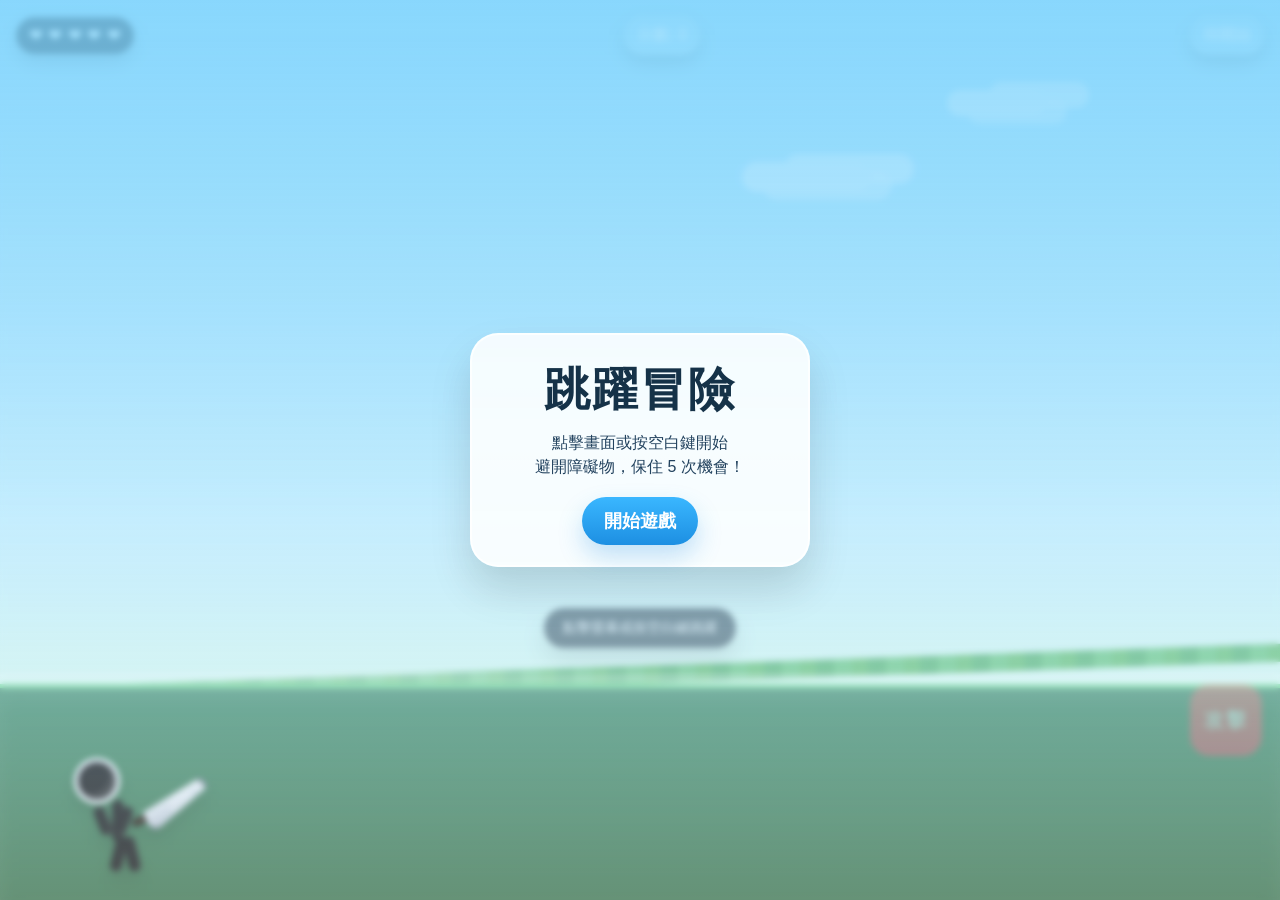
<file: 20261103stickmanbyphone/index.html>
<!DOCTYPE html>
<html lang="zh-Hant">
<head>
  <meta charset="UTF-8" />
  <meta name="viewport" content="width=device-width, initial-scale=1.0, maximum-scale=1.0, user-scalable=no" />
  <title>手機火柴人跳躍遊戲</title>
  <style>
    :root {
      --bg1: #b9ebff;
      --bg2: #dff8ff;
      --sky: #88d7ff;
      --ground: #4c8f6b;
      --grass: #70c779;
      --char: #1e2022;
      --obstacle: #e76f51;
      --danger: #ff6b6b;
      --panel: rgba(18, 28, 39, 0.72);
      --panel-border: rgba(255,255,255,0.2);
      --text: #ffffff;
      --yellow: #ffd166;
      --shadow: rgba(0, 0, 0, 0.18);
    }

    * { box-sizing: border-box; }

    html, body {
      margin: 0;
      width: 100%;
      height: 100%;
      overflow: hidden;
      font-family: "Microsoft JhengHei", "PingFang TC", sans-serif;
      background: linear-gradient(var(--bg1), var(--bg2));
      user-select: none;
      -webkit-tap-highlight-color: transparent;
    }

    body {
      display: flex;
      align-items: center;
      justify-content: center;
    }

    #game-wrap {
      position: relative;
      width: 100vw;
      height: 100vh;
      overflow: hidden;
      background: linear-gradient(#7dd3fc 0%, #dff8ff 58%, #eaffd8 100%);
    }

    #hud {
      position: absolute;
      top: 16px;
      left: 16px;
      right: 16px;
      z-index: 20;
      display: flex;
      justify-content: space-between;
      align-items: center;
      pointer-events: none;
    }

    #lives {
      padding: 8px 12px;
      border-radius: 999px;
      background: var(--panel);
      border: 1px solid var(--panel-border);
      color: var(--text);
      font-weight: 700;
      letter-spacing: 1px;
      box-shadow: 0 8px 18px var(--shadow);
    }

    #score {
      padding: 8px 12px;
      border-radius: 999px;
      background: rgba(255,255,255,0.18);
      border: 1px solid rgba(255,255,255,0.28);
      color: #fff;
      font-weight: 700;
      box-shadow: 0 8px 18px var(--shadow);
    }

    #status {
      padding: 8px 12px;
      border-radius: 999px;
      background: rgba(255,255,255,0.14);
      border: 1px solid rgba(255,255,255,0.25);
      color: var(--text);
      font-weight: 700;
      backdrop-filter: blur(4px);
      box-shadow: 0 8px 18px var(--shadow);
    }

    #game {
      position: absolute;
      inset: 0;
      overflow: hidden;
      cursor: pointer;
    }

    .sky {
      position: absolute;
      inset: 0 0 24% 0;
      background: linear-gradient(180deg, rgba(255,255,255,0.35), rgba(255,255,255,0));
    }

    .cloud {
      position: absolute;
      background: rgba(255,255,255,0.78);
      border-radius: 999px;
      box-shadow: 20px 8px 0 rgba(255,255,255,0.56), 42px -8px 0 rgba(255,255,255,0.7);
      opacity: 0.8;
    }

    .cloud:nth-child(1) { width: 110px; height: 28px; left: 12%; top: 10%; }
    .cloud:nth-child(2) { width: 130px; height: 30px; left: 58%; top: 18%; }
    .cloud:nth-child(3) { width: 100px; height: 26px; left: 74%; top: 10%; }

    #ground {
      position: absolute;
      left: 0;
      right: 0;
      bottom: 0;
      height: 24%;
      background: linear-gradient(180deg, var(--ground), #3f7755);
      border-top: 4px solid #7ae38f;
      box-shadow: inset 0 10px 18px rgba(255,255,255,0.08);
    }

    #ground::before {
      content: "";
      position: absolute;
      inset: -14px 0 auto 0;
      height: 18px;
      background: linear-gradient(180deg, rgba(255,255,255,0.36), rgba(255,255,255,0));
    }

    .grass {
      position: absolute;
      left: -12%;
      right: -12%;
      bottom: 24%;
      height: 18px;
      background:
        repeating-linear-gradient(
          90deg,
          var(--grass) 0 18px,
          #6bc06a 18px 34px,
          #5db469 34px 52px
        );
      transform: skewY(-2deg);
      opacity: 0.9;
    }

    #character {
      position: absolute;
      left: 74px;
      bottom: 22px;
      width: 96px;
      height: 120px;
      transform-origin: center bottom;
      z-index: 10;
      filter: drop-shadow(0 10px 8px rgba(0,0,0,0.12));
      transition: transform 0.12s ease;
    }

    .body-part {
      position: absolute;
      background: #1b1d1f;
      border-radius: 999px;
      transform-origin: center;
      transition: transform 0.12s ease, opacity 0.12s ease;
      box-shadow: inset -2px -2px 0 rgba(255,255,255,0.08);
    }

    .head {
      left: 22px;
      top: 0;
      width: 46px;
      height: 46px;
      border-radius: 50%;
      background: #1d1d1f;
      border: 4px solid #f4f7ff;
      box-shadow: inset -6px -6px 0 rgba(255,255,255,0.12);
    }

    .torso {
      left: 38px;
      top: 42px;
      width: 12px;
      height: 42px;
      border-radius: 12px;
    }

    .arm-left, .arm-right {
      left: 44px;
      top: 48px;
      width: 12px;
      height: 30px;
      border-radius: 14px;
    }

    .arm-left {
      transform: rotate(28deg);
    }

    .arm-right {
      left: 23px;
      transform: rotate(-28deg);
    }

    .leg-left, .leg-right {
      left: 39px;
      top: 78px;
      width: 12px;
      height: 36px;
      border-radius: 14px;
    }

    .leg-left {
      transform: rotate(20deg);
    }

    .leg-right {
      left: 52px;
      transform: rotate(-20deg);
    }

    #character.idle .arm-left { transform: rotate(22deg); }
    #character.idle .arm-right { transform: rotate(-22deg); }
    #character.idle .leg-left { transform: rotate(14deg); }
    #character.idle .leg-right { transform: rotate(-14deg); }
    #character.idle .torso { transform: rotate(0deg); }
    #character.idle .head { transform: translateY(0); }

    #character.jump .arm-left { transform: rotate(82deg); }
    #character.jump .arm-right { transform: rotate(-82deg); }
    #character.jump .leg-left { transform: rotate(56deg); }
    #character.jump .leg-right { transform: rotate(-56deg); }
    #character.jump .torso { transform: rotate(-12deg); }
    #character.jump .head { transform: translateY(-4px); }

    #character.jump .flash {
      background: rgba(255,255,255,0.75);
    }

    .face {
      position: absolute;
      left: 0;
      top: 0;
      width: 100%;
      height: 100%;
    }

    .weapon {
      position: absolute;
      left: 58px;
      top: 54px;
      width: 92px;
      height: 18px;
      transform-origin: 10px 50%;
      transform: rotate(-26deg);
      z-index: 12;
      transition: transform 0.12s ease;
    }

    .weapon .handle {
      position: absolute;
      left: 0;
      top: 4px;
      width: 18px;
      height: 8px;
      background: linear-gradient(180deg, #4a2d1b, #1f120d);
      border-radius: 20px;
      border: 2px solid rgba(20, 20, 20, 0.9);
      box-shadow: inset -2px -2px 0 rgba(255,255,255,0.08);
    }

    .weapon .blade {
      position: absolute;
      left: 14px;
      top: -9px;
      width: 70px;
      height: 34px;
      background: linear-gradient(180deg, #f3f4f6 0%, #dfe5ed 30%, #b8c1ce 100%);
      border: 3px solid rgba(70, 81, 98, 0.7);
      border-left-width: 0;
      border-radius: 8px 14px 14px 12px;
      clip-path: polygon(0 32%, 100% 12%, 100% 46%, 0 100%);
      box-shadow: inset -8px 0 rgba(255,255,255,0.22), 0 4px 10px rgba(48, 52, 70, 0.18);
    }

    .weapon .blade::before {
      content: "";
      position: absolute;
      right: 14px;
      top: 6px;
      width: 26px;
      height: 16px;
      background: rgba(255,255,255,0.25);
      border-radius: 6px;
      transform: skewX(-18deg);
    }

    #character.attacking .weapon {
      transform: rotate(24deg) translateX(12px) translateY(-2px);
    }

    #character.jump .weapon {
      transform: rotate(-34deg) translateY(-4px);
    }

    #character.idle .weapon {
      transform: rotate(-26deg);
    }

    #obstacle-layer {
      position: absolute;
      inset: 0;
      z-index: 9;
    }

    .obstacle {
      position: absolute;
      bottom: 22px;
      background: linear-gradient(180deg, #ffb703, #f77f00);
      border: 3px solid rgba(135, 54, 17, 0.18);
      border-radius: 12px;
      box-shadow: inset -7px 0 rgba(255,255,255,0.15), 0 8px 16px rgba(247,127,0,0.26);
    }

    .obstacle::before {
      content: "";
      position: absolute;
      inset: 10% 20% 10% 20%;
      border-radius: 6px;
      background: rgba(255,255,255,0.25);
    }

    .obstacle::after {
      content: "";
      position: absolute;
      width: 18%;
      height: 18%;
      right: 10%;
      top: 12%;
      border-radius: 6px;
      background: rgba(255,255,255,0.32);
    }

    #message {
      position: absolute;
      left: 50%;
      bottom: 28%;
      transform: translateX(-50%);
      z-index: 25;
      background: rgba(17, 24, 39, 0.6);
      color: #fff;
      border: 1px solid rgba(255,255,255,0.15);
      padding: 10px 18px;
      border-radius: 999px;
      font-size: 14px;
      box-shadow: 0 12px 24px rgba(0,0,0,0.12);
      text-align: center;
      backdrop-filter: blur(3px);
      transition: opacity 0.2s ease;
    }

    .hidden { opacity: 0; }

    #game-over {
      position: absolute;
      inset: 0;
      display: flex;
      align-items: center;
      justify-content: center;
      background: rgba(10, 17, 27, 0.38);
      z-index: 30;
      opacity: 0;
      pointer-events: none;
      transition: opacity 0.25s ease;
    }

    #game-over.show {
      opacity: 1;
      pointer-events: auto;
    }

    .panel {
      width: min(82vw, 360px);
      background: rgba(17, 24, 39, 0.88);
      border: 1px solid rgba(255,255,255,0.2);
      border-radius: 24px;
      padding: 20px 20px 16px;
      text-align: center;
      color: var(--text);
      box-shadow: 0 20px 48px rgba(0,0,0,0.28);
    }

    .panel h2 {
      margin: 0 0 8px;
      font-size: clamp(24px, 6vw, 34px);
    }

    .panel p {
      margin: 0 0 16px;
      color: rgba(255,255,255,0.8);
      font-size: 16px;
    }

    #restart-btn {
      appearance: none;
      border: none;
      border-radius: 999px;
      padding: 12px 22px;
      font-size: 16px;
      font-weight: 700;
      color: #17314a;
      background: linear-gradient(180deg, #fef08a, #facc15);
      box-shadow: 0 12px 24px rgba(250, 204, 21, 0.26);
      cursor: pointer;
    }

    #start-screen {
      position: absolute;
      inset: 0;
      display: flex;
      align-items: center;
      justify-content: center;
      z-index: 40;
      background: linear-gradient(180deg, rgba(125,211,252,0.75), rgba(255,255,255,0.2));
      backdrop-filter: blur(3px);
      transition: opacity 0.25s ease;
    }

    #start-screen.hidden {
      opacity: 0;
      pointer-events: none;
    }

    .start-card {
      width: min(78vw, 340px);
      padding: 24px 18px 20px;
      background: rgba(255,255,255,0.88);
      border: 2px solid rgba(255,255,255,0.75);
      border-radius: 28px;
      box-shadow: 0 22px 42px rgba(0,0,0,0.14);
      text-align: center;
      color: #153248;
    }

    .start-card h1 {
      margin: 0 0 10px;
      font-size: clamp(30px, 8vw, 46px);
      letter-spacing: 2px;
    }

    .start-card p {
      margin: 0 0 18px;
      font-size: 16px;
      line-height: 1.5;
      color: #23435f;
    }

    #start-btn {
      appearance: none;
      border: none;
      border-radius: 999px;
      padding: 12px 22px;
      font-size: 18px;
      font-weight: 800;
      color: #fff;
      background: linear-gradient(180deg, #3ab7ff, #1d8fe2);
      box-shadow: 0 12px 24px rgba(29,143,226,0.26);
      cursor: pointer;
    }

    #attack-btn {
      position: absolute;
      right: 18px;
      bottom: 16%;
      z-index: 25;
      width: 72px;
      height: 72px;
      border: none;
      border-radius: 20px;
      background: linear-gradient(180deg, #ff7a7a, #ff4d6d);
      color: #fff;
      font-size: 20px;
      font-weight: 800;
      letter-spacing: 2px;
      box-shadow: 0 18px 32px rgba(255, 77, 109, 0.35);
      cursor: pointer;
      transition: transform 0.12s ease, opacity 0.2s ease, box-shadow 0.2s ease;
    }

    #attack-btn:active {
      transform: scale(0.96);
    }

    #attack-btn:disabled {
      opacity: 0.45;
      cursor: not-allowed;
      box-shadow: none;
    }

    #character.attacking .arm-left {
      transform: rotate(92deg) translateY(-2px);
    }

    #character.attacking .arm-right {
      transform: rotate(-92deg) translateY(-1px);
    }

    #character.attacking .torso {
      transform: rotate(6deg);
    }

    #character.attacking .flash {
      opacity: 1;
    }

    .obstacle.destroyed {
      opacity: 0;
      transform: scale(0.1);
      transition: opacity 0.15s ease, transform 0.15s ease;
    }

    @media (max-width: 480px) {
      #attack-btn {
        right: 12px;
        bottom: 18%;
        width: 64px;
        height: 64px;
        font-size: 18px;
      }

      #character {
        left: 52px;
        width: 72px;
        height: 94px;
      }

      .head {
        left: 14px;
        width: 38px;
        height: 38px;
      }

      .torso {
        left: 28px;
        top: 32px;
        height: 32px;
      }

      .arm-left, .arm-right {
        left: 31px;
        top: 38px;
        height: 24px;
      }

      .arm-right { left: 17px; }

      .leg-left, .leg-right {
        left: 26px;
        top: 62px;
        height: 30px;
      }

      .leg-right {
        left: 42px;
      }

      .eye.left { left: 26px; }
      .eye.right { left: 41px; }
      .smile { left: 31px; top: 20px; }
    }
  </style>
</head>
<body>
  <div id="game-wrap">
    <div id="hud">
      <div id="lives">❤ ❤ ❤ ❤ ❤</div>
      <div id="score">分數: 0</div>
      <div id="status">待開始</div>
    </div>

    <div id="start-screen">
      <div class="start-card">
        <h1>跳躍冒險</h1>
        <p>點擊畫面或按空白鍵開始<br>避開障礙物，保住 5 次機會！</p>
        <button id="start-btn" type="button">開始遊戲</button>
      </div>
    </div>

    <div id="game" aria-label="火柴人跳躍遊戲" role="button" tabindex="0">
      <div class="sky"></div>
      <div class="cloud"></div>
      <div class="cloud"></div>
      <div class="cloud"></div>

      <div id="obstacle-layer"></div>

      <div id="character" class="idle" aria-label="玩家角色">
        <div class="flash"></div>
        <div class="head"></div>
        <div class="body-part torso"></div>
        <div class="body-part arm-left"></div>
        <div class="body-part arm-right"></div>
        <div class="body-part leg-left"></div>
        <div class="body-part leg-right"></div>
        <div class="weapon" aria-hidden="true">
          <div class="handle"></div>
          <div class="blade"></div>
        </div>
        <div class="face">
          <div class="eye left"></div>
          <div class="eye right"></div>
          <div class="smile"></div>
        </div>
      </div>

      <button id="attack-btn" type="button" aria-label="攻擊">攻擊</button>
      <div class="grass"></div>
      <div id="ground"></div>
      <div id="message">點擊螢幕或按空白鍵跳躍</div>
    </div>

    <div id="game-over" aria-live="polite">
      <div class="panel">
        <h2>遊戲結束</h2>
        <p id="result-text">你碰到障礙物 5 次</p>
        <button id="restart-btn" type="button">再玩一次</button>
      </div>
    </div>
  </div>

  <script>
    const game = document.getElementById('game');
    const gameWrap = document.getElementById('game-wrap');
    const startScreen = document.getElementById('start-screen');
    const character = document.getElementById('character');
    const obstacleLayer = document.getElementById('obstacle-layer');
    const message = document.getElementById('message');
    const livesLabel = document.getElementById('lives');
    const scoreLabel = document.getElementById('score');
    const statusLabel = document.getElementById('status');
    const gameOverPanel = document.getElementById('game-over');
    const resultText = document.getElementById('result-text');
    const restartBtn = document.getElementById('restart-btn');
    const startBtn = document.getElementById('start-btn');
    const flash = character.querySelector('.flash');
    const attackBtn = document.getElementById('attack-btn');

    let audioCtx = null;

    const state = {
      running: false,
      ended: false,
      lives: 5,
      speed: 6.1,
      baseSpeed: 6.1,
      groundHeight: 0,
      characterY: 0,
      velocityY: 0,
      gravity: 0.72,
      jumpPower: 15.2,
      obstacleTimer: 0,
      minSpawnTime: 1050,
      maxSpawnTime: 1800,
      lastTime: 0,
      hitCooldown: 0,
      attackCooldown: 0,
      obstacles: [],
      score: 0
    };

    function initAudio() {
      if (!audioCtx) {
        const Ctx = window.AudioContext || window.webkitAudioContext;
        if (Ctx) {
          audioCtx = new Ctx();
        }
      }
      if (audioCtx && audioCtx.state === 'suspended') {
        audioCtx.resume();
      }
    }

    function playTone(freq, duration, volume = 0.06, type = 'square', sweep = 0) {
      if (!audioCtx) return;
      const oscillator = audioCtx.createOscillator();
      const gainNode = audioCtx.createGain();

      oscillator.type = type;
      oscillator.frequency.setValueAtTime(freq, audioCtx.currentTime);
      if (sweep) {
        oscillator.frequency.exponentialRampToValueAtTime(Math.max(30, freq + sweep), audioCtx.currentTime + duration);
      }

      gainNode.gain.setValueAtTime(0.001, audioCtx.currentTime);
      gainNode.gain.exponentialRampToValueAtTime(volume, audioCtx.currentTime + 0.02);
      gainNode.gain.exponentialRampToValueAtTime(0.001, audioCtx.currentTime + duration);

      oscillator.connect(gainNode);
      gainNode.connect(audioCtx.destination);

      oscillator.start();
      oscillator.stop(audioCtx.currentTime + duration);
    }

    function playJumpSound() {
      playTone(420, 0.14, 0.08, 'square', 260);
      setTimeout(() => playTone(680, 0.12, 0.06, 'triangle', 180), 30);
    }

    function playHitSound() {
      playTone(180, 0.2, 0.09, 'sawtooth', -120);
      setTimeout(() => playTone(70, 0.22, 0.07, 'square', -40), 70);
    }

    function triggerAttack() {
      if (!state.running || state.ended || state.attackCooldown > 0) return;

      state.attackCooldown = 520;
      character.classList.add('attacking');
      setTimeout(() => {
        character.classList.remove('attacking');
      }, 180);

      const attackRange = {
        left: getCharacterRect().left + 30,
        right: getCharacterRect().right + 72,
        top: getCharacterRect().top - 12,
        bottom: getCharacterRect().bottom + 18
      };

      let destroyed = false;
      for (let i = state.obstacles.length - 1; i >= 0; i--) {
        const obs = state.obstacles[i];
        const obsRect = getObstacleRect(obs);

        if (rectsIntersect(attackRange, obsRect)) {
          obs.element.classList.add('destroyed');
          setTimeout(() => {
            if (obs.element && obs.element.parentNode) {
              obs.element.remove();
            }
          }, 120);
          state.obstacles.splice(i, 1);
          state.score += 25;
          destroyed = true;
        }
      }

      if (destroyed) {
        playTone(220, 0.12, 0.06, 'triangle', 110);
        statusLabel.textContent = '擊破障礙物';
        setTimeout(() => {
          if (state.running && !state.ended) {
            statusLabel.textContent = '遊戲中';
          }
        }, 250);
      }
    }

    function updateLives() {
      const hearts = Array(state.lives).fill('❤').join(' ');
      const empty = Array(Math.max(0, 5 - state.lives)).fill('♡').join(' ');
      livesLabel.textContent = `${hearts} ${empty}`.trim();
    }

    function updateScore() {
      scoreLabel.textContent = `分數: ${Math.floor(state.score)}`;
    }

    function startRound() {
      state.running = true;
      state.ended = false;
      state.lives = 5;
      state.speed = state.baseSpeed;
      state.characterY = 0;
      state.velocityY = 0;
      state.obstacleTimer = 700;
      state.hitCooldown = 0;
      state.attackCooldown = 0;
      state.score = 0;
      updateLives();
      updateScore();
      statusLabel.textContent = '遊戲中';
      message.textContent = '點擊螢幕或按空白鍵跳躍';
      message.classList.remove('hidden');
      gameOverPanel.classList.remove('show');
      startScreen.classList.add('hidden');

      for (const obs of state.obstacles) {
        obs.element.remove();
      }
      state.obstacles = [];

      character.style.bottom = '22px';
      character.classList.remove('jump');
      character.classList.add('idle');
      character.classList.remove('attacking');
      attackBtn.disabled = false;
    }

    function jump() {
      if (state.ended) return;
      if (!state.running && !state.ended) {
        startRound();
      }
      if (state.characterY <= 0.1) {
        state.velocityY = state.jumpPower;
        state.characterY = 1;
        playJumpSound();
      }
    }

    function spawnObstacle() {
      const obstacle = document.createElement('div');
      const width = 24 + Math.random() * 28;
      const height = 34 + Math.random() * 62;
      obstacle.className = 'obstacle';
      obstacle.style.width = `${width}px`;
      obstacle.style.height = `${height}px`;
      obstacle.style.left = `${window.innerWidth + 30}px`;
      obstacle.style.bottom = '22px';
      obstacleLayer.appendChild(obstacle);

      state.obstacles.push({
        element: obstacle,
        x: window.innerWidth + 30,
        width,
        height,
        passed: false
      });

      const nextDelay = state.minSpawnTime + Math.random() * (state.maxSpawnTime - state.minSpawnTime);
      state.obstacleTimer = nextDelay;
    }

    function getCharacterRect() {
      const rect = character.getBoundingClientRect();
      const gameRect = game.getBoundingClientRect();
      return {
        left: rect.left - gameRect.left + 10,
        top: rect.top - gameRect.top + 8,
        right: rect.right - gameRect.left - 10,
        bottom: rect.bottom - gameRect.top - 6,
        width: rect.width - 20,
        height: rect.height - 12
      };
    }

    function getObstacleRect(obs) {
      const rect = obs.element.getBoundingClientRect();
      const gameRect = game.getBoundingClientRect();
      return {
        left: rect.left - gameRect.left,
        top: rect.top - gameRect.top,
        right: rect.right - gameRect.left,
        bottom: rect.bottom - gameRect.top,
        width: rect.width,
        height: rect.height
      };
    }

    function rectsIntersect(a, b) {
      return !(a.right < b.left || a.left > b.right || a.bottom < b.top || a.top > b.bottom);
    }

    function handleHit() {
      if (state.hitCooldown > 0 || state.ended) return;
      state.lives -= 1;
      state.hitCooldown = 1100;
      updateLives();
      playHitSound();
      flash.style.opacity = '1';
      setTimeout(() => { flash.style.opacity = '0'; }, 120);

      if (state.lives <= 0) {
        endGame();
      }
    }

    function updateCharacter() {
      state.velocityY -= state.gravity;
      state.characterY += state.velocityY;

      if (state.characterY < 0) {
        state.characterY = 0;
        state.velocityY = 0;
      }

      const yPx = state.characterY;
      character.style.bottom = `${22 + yPx}px`;
      if (yPx > 0.5) {
        character.classList.remove('idle');
        character.classList.add('jump');
      } else {
        character.classList.remove('jump');
        character.classList.add('idle');
      }
    }

    function updateObstacles() {
      const speed = state.speed;
      for (let i = state.obstacles.length - 1; i >= 0; i--) {
        const obs = state.obstacles[i];
        obs.x -= speed;
        obs.element.style.left = `${obs.x}px`;

        const playerRect = getCharacterRect();
        const obstacleRect = getObstacleRect(obs);

        if (rectsIntersect(playerRect, obstacleRect)) {
          handleHit();
        }

        if (obs.x + obs.width < 0) {
          obs.element.remove();
          state.obstacles.splice(i, 1);
        }
      }
    }

    function endGame() {
      state.running = false;
      state.ended = true;
      statusLabel.textContent = '遊戲結束';
      resultText.textContent = `你碰到障礙物 ${5 - state.lives} 次\n分數 ${Math.floor(state.score)}`;
      message.textContent = '按重新開始再挑戰一次';
      message.classList.remove('hidden');
      gameOverPanel.classList.add('show');
      startScreen.classList.add('hidden');
      attackBtn.disabled = true;
    }

    function update(delta) {
      if (!state.running) return;

      state.hitCooldown = Math.max(0, state.hitCooldown - delta);
      state.attackCooldown = Math.max(0, state.attackCooldown - delta);
      state.obstacleTimer -= delta;
      state.score += delta * 0.02;
      state.speed = Math.min(state.baseSpeed + state.score * 0.08, 19.5);
      state.minSpawnTime = Math.max(650, 1050 - state.score * 4);
      state.maxSpawnTime = Math.max(980, 1800 - state.score * 6);
      updateScore();

      if (state.attackCooldown <= 0) {
        attackBtn.disabled = false;
      } else {
        attackBtn.disabled = true;
      }

      if (state.obstacleTimer <= 0) {
        spawnObstacle();
      }

      updateCharacter();
      updateObstacles();

      if (state.characterY > 0) {
        message.classList.add('hidden');
      }
    }

    function loop(timestamp) {
      if (!state.lastTime) state.lastTime = timestamp;
      const delta = timestamp - state.lastTime;
      state.lastTime = timestamp;
      update(delta);
      requestAnimationFrame(loop);
    }

    function handlePointer(event) {
      if (event.target.closest('button')) return;
      initAudio();
      if (!state.running && !state.ended) {
        startRound();
      }
      jump();
    }

    function handleStartScreenPointer(event) {
      if (event.target.closest('button')) return;
      event.preventDefault();
      initAudio();
      startRound();
      jump();
    }

    function handleKeydown(event) {
      if (event.code === 'Space') {
        event.preventDefault();
        initAudio();
        if (!state.running && !state.ended) {
          startRound();
        }
        jump();
      }
    }

    game.addEventListener('pointerdown', handlePointer);
    startScreen.addEventListener('pointerdown', handleStartScreenPointer);
    document.addEventListener('keydown', handleKeydown);
    game.setAttribute('tabindex', '0');
    attackBtn.addEventListener('click', () => {
      initAudio();
      triggerAttack();
    });

    startBtn.addEventListener('click', () => {
      initAudio();
      startRound();
      jump();
    });

    restartBtn.addEventListener('click', () => {
      initAudio();
      startRound();
      jump();
    });

    updateLives();
    updateScore();
    statusLabel.textContent = '待開始';
    attackBtn.disabled = true;
    character.classList.add('idle');
    requestAnimationFrame(loop);
  </script>
</body>
</html>
</file>
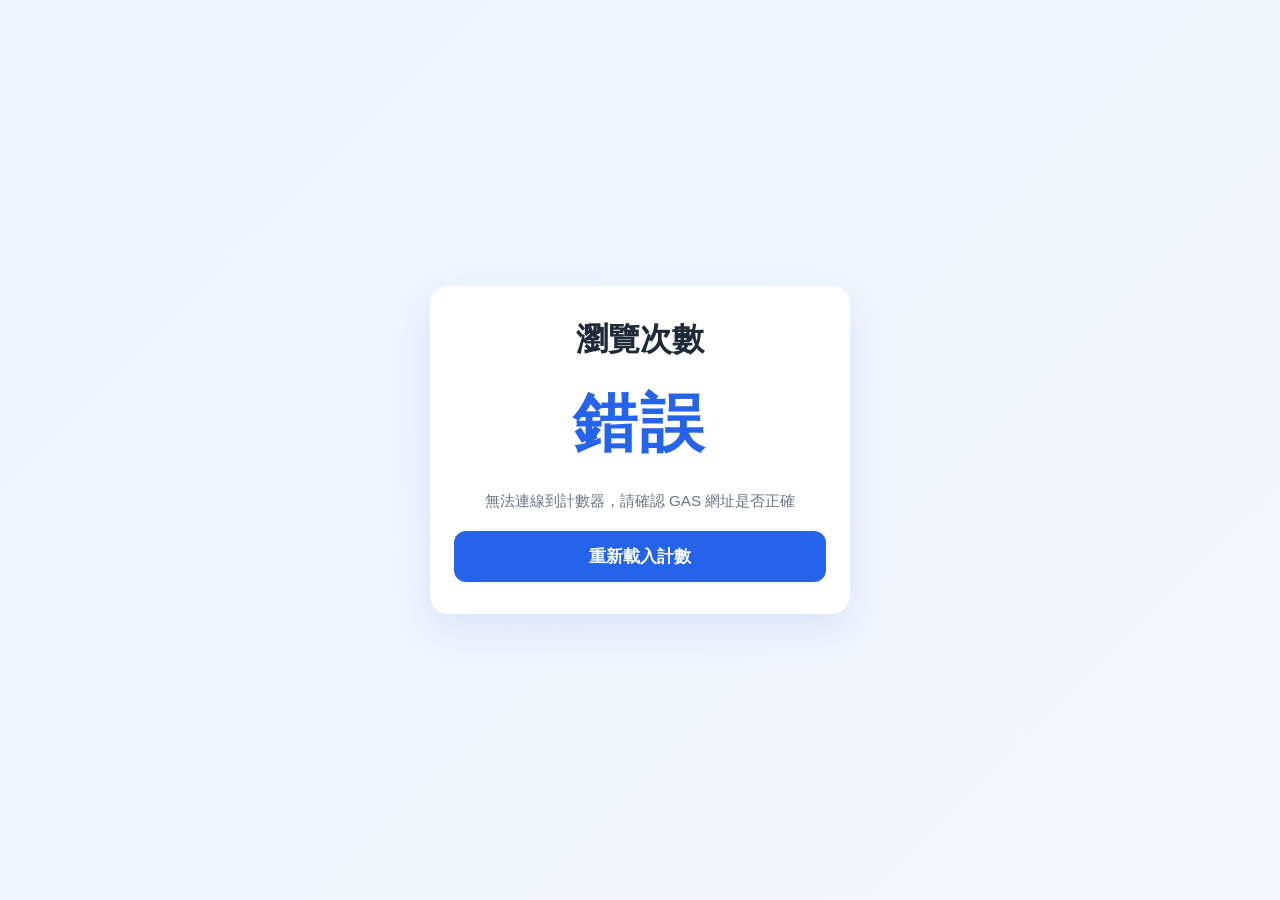
<file: 20261117webpagecounter/index.html>
<!DOCTYPE html>
<html lang="zh-Hant">
<head>
  <meta charset="UTF-8" />
  <meta name="viewport" content="width=device-width, initial-scale=1.0" />
  <title>網頁瀏覽計數器</title>
  <style>
    :root {
      --bg: #f4f7fb;
      --card: #ffffff;
      --primary: #2563eb;
      --primary-dark: #1d4ed8;
      --text: #1f2937;
      --muted: #6b7280;
      --success: #16a34a;
    }

    * { box-sizing: border-box; }

    body {
      margin: 0;
      min-height: 100vh;
      display: grid;
      place-items: center;
      background: linear-gradient(135deg, #eef4ff, var(--bg));
      font-family: Arial, "Microsoft JhengHei", sans-serif;
      color: var(--text);
    }

    body.compact {
      min-height: 21px;
      background: transparent;
    }

    .card {
      width: min(92vw, 420px);
      background: var(--card);
      border-radius: 18px;
      box-shadow: 0 16px 40px rgba(37, 99, 235, 0.12);
      padding: 32px 24px;
      text-align: center;
    }

    body.compact .card {
      width: 55px;
      height: 21px;
      min-height: 21px;
      display: grid;
      place-items: center;
      padding: 0;
      border-radius: 6px;
      box-shadow: none;
    }

    .title {
      margin: 0 0 12px;
      font-size: 2rem;
      font-weight: 700;
    }

    body.compact .title {
      display: none;
    }

    .count {
      margin: 18px 0 24px;
      font-size: clamp(2.2rem, 6vw, 4rem);
      font-weight: 800;
      color: var(--primary);
      letter-spacing: 0.04em;
    }

    body.compact .count {
      margin: 0;
      font-size: 0.75rem;
      line-height: 21px;
      letter-spacing: 0;
    }

    .status {
      color: var(--muted);
      font-size: 0.95rem;
      min-height: 1.4em;
      margin-bottom: 18px;
    }

    body.compact .status,
    body.compact button {
      display: none;
    }

    button {
      width: 100%;
      border: none;
      border-radius: 12px;
      background: var(--primary);
      color: white;
      font-size: 1.05rem;
      font-weight: 700;
      padding: 14px 18px;
      cursor: pointer;
      transition: background 0.2s ease, transform 0.1s ease;
    }

    button:hover {
      background: var(--primary-dark);
    }

    button:active {
      transform: translateY(1px);
    }

    button:disabled {
      opacity: 0.7;
      cursor: not-allowed;
    }
  </style>
</head>
<body>
  <div class="card">
    <h1 class="title">瀏覽次數</h1>
    <div id="count" class="count">載入中...</div>
    <div id="status" class="status">更新中...</div>
    <button id="refreshBtn" type="button">重新載入計數</button>
  </div>

  <script>
    const GAS_WEB_APP_URL = 'https://script.google.com/macros/s/AKfycbxcMJtY4Xyd3D67e5i0Ev0oWzSGH_1Y2NEKduBPnp0e5-1vYuT5xMSsukytusQb-V5J8A/exec';

    const countEl = document.getElementById('count');
    const statusEl = document.getElementById('status');
    const refreshBtn = document.getElementById('refreshBtn');

    async function fetchCount(action = 'get') {
      const url = `${GAS_WEB_APP_URL}?action=${encodeURIComponent(action)}`;

      try {
        statusEl.textContent = '讀取中...';
        refreshBtn.disabled = true;

        const response = await fetch(url, { method: 'GET' });
        if (!response.ok) {
          throw new Error(`HTTP 錯誤: ${response.status}`);
        }

        const data = await response.json();
        const value = Number(data.count || 0);
        countEl.textContent = value.toLocaleString();
        statusEl.textContent = action === 'increment' ? '計數已更新' : '目前瀏覽次數';
      } catch (error) {
        console.error(error);
        countEl.textContent = '錯誤';
        statusEl.textContent = '無法連線到計數器，請確認 GAS 網址是否正確';
      } finally {
        refreshBtn.disabled = false;
      }
    }

    refreshBtn.addEventListener('click', () => {
      fetchCount('increment');
    });

    const compactMode = new URLSearchParams(window.location.search).get('compact') === '1';
    document.body.classList.toggle('compact', compactMode);

    fetchCount('increment');
  </script>
</body>
</html>
</file>
<file: 20260915打地鼠/style.css>
:root{
  --bg:#f3f5f7;
  --hole:#6b4f3b;
  --dirt:#3e2b22;
  --mole:#ffd166;
}
*{box-sizing:border-box}
body{font-family:Arial,Helvetica,sans-serif;background:var(--bg);display:flex;align-items:center;justify-content:center;height:100vh;margin:0}
.game{width:360px;text-align:center}
.title-row{display:flex;justify-content:space-between;align-items:center;margin-bottom:10px}
h1{margin:0}
.author{font-size:16px;color:blue;font-weight:600}
.controls{display:flex;justify-content:space-between;align-items:center;margin-bottom:12px}
.controls .score,.controls .time{font-weight:700}
#start{padding:6px 12px;border-radius:6px;border:1px solid #ccc;background:#fff;cursor:pointer}
.grid{display:grid;grid-template-columns:repeat(3,1fr);gap:12px;border-radius:8px;padding:12px;background:#e9ecef}
.hole{position:relative;height:90px;background:var(--dirt);border-radius:12px;overflow:hidden;cursor:pointer}
.hole::before{content:'';position:absolute;left:50%;top:60%;transform:translateX(-50%);width:78%;height:40%;background:var(--hole);border-radius:50%}
.mole{position:absolute;left:50%;transform:translateX(-50%);bottom:-60%;width:56%;height:56%;background:var(--mole);border-radius:50%;box-shadow:inset -6px -6px 0 rgba(0,0,0,0.1)}
.mole.pop{animation:pop .25s ease forwards}
@keyframes pop{to{bottom:10%}}
.hint{margin-top:12px;color:#666}
</file>
